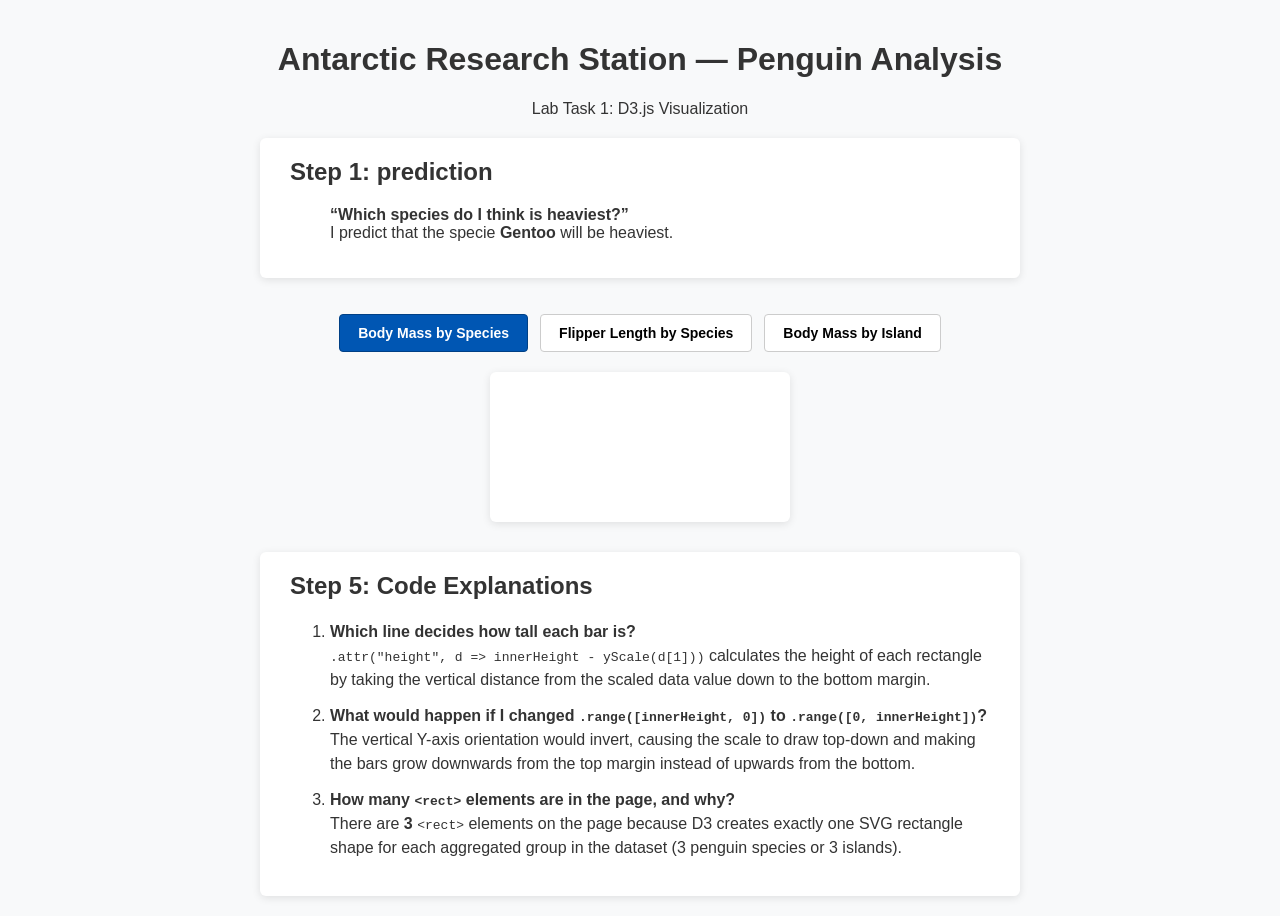
<file: LAB8/index.html>
<!DOCTYPE html>
<html lang="en">
<head>
  <meta charset="UTF-8">
  <meta name="viewport" content="width=device-width, initial-scale=1.0">
  <title>Penguin Data Analysis - Lab Task 1</title>
  <link rel="stylesheet" href="style.css">
  <!-- Load D3.js Library -->
  <script src="https://d3js.org/d3.v7.min.js"></script>
</head>
<body>

  <header>
    <h1>Antarctic Research Station — Penguin Analysis</h1>
    <p>Lab Task 1: D3.js Visualization</p>
  </header>

  <main>
    <section class="explanations">
      <h2>Step 1: prediction</h2>
        <ol>
          <strong>“Which species do I think is heaviest?”</strong><br>
          I predict that the specie <b> Gentoo </b> will be heaviest.
        </ol>
    </section>
</br>
</br>
    <!-- Controls to complete Steps 2, 3, and 4 -->
    <div class="controls">
      <button id="btn-body-mass" class="active">Body Mass by Species</button>
      <button id="btn-flipper-length">Flipper Length by Species</button>
      <button id="btn-island-mass">Body Mass by Island</button>
    </div>

    <!-- Container where SVG chart is rendered -->
    <div id="chart-container">
      <svg id="chart"></svg>
    </div>

    <!-- Step 5: Explanations -->
    <section class="explanations">
      <h2>Step 5: Code Explanations</h2>
      <ol>
        <li>
          <strong>Which line decides how tall each bar is?</strong><br>
          <code>.attr("height", d => innerHeight - yScale(d[1]))</code> calculates the height of each rectangle by taking the vertical distance from the scaled data value down to the bottom margin.
        </li>
        <li>
          <strong>What would happen if I changed <code>.range([innerHeight, 0])</code> to <code>.range([0, innerHeight])</code>?</strong><br>
          The vertical Y-axis orientation would invert, causing the scale to draw top-down and making the bars grow downwards from the top margin instead of upwards from the bottom.
        </li>
        <li>
          <strong>How many <code>&lt;rect&gt;</code> elements are in the page, and why?</strong><br>
          There are <strong>3</strong> <code>&lt;rect&gt;</code> elements on the page because D3 creates exactly one SVG rectangle shape for each aggregated group in the dataset (3 penguin species or 3 islands).
        </li>
      </ol>
    </section>
  </main>

  <script src="script.js"></script>
</body>
</html>
</file>
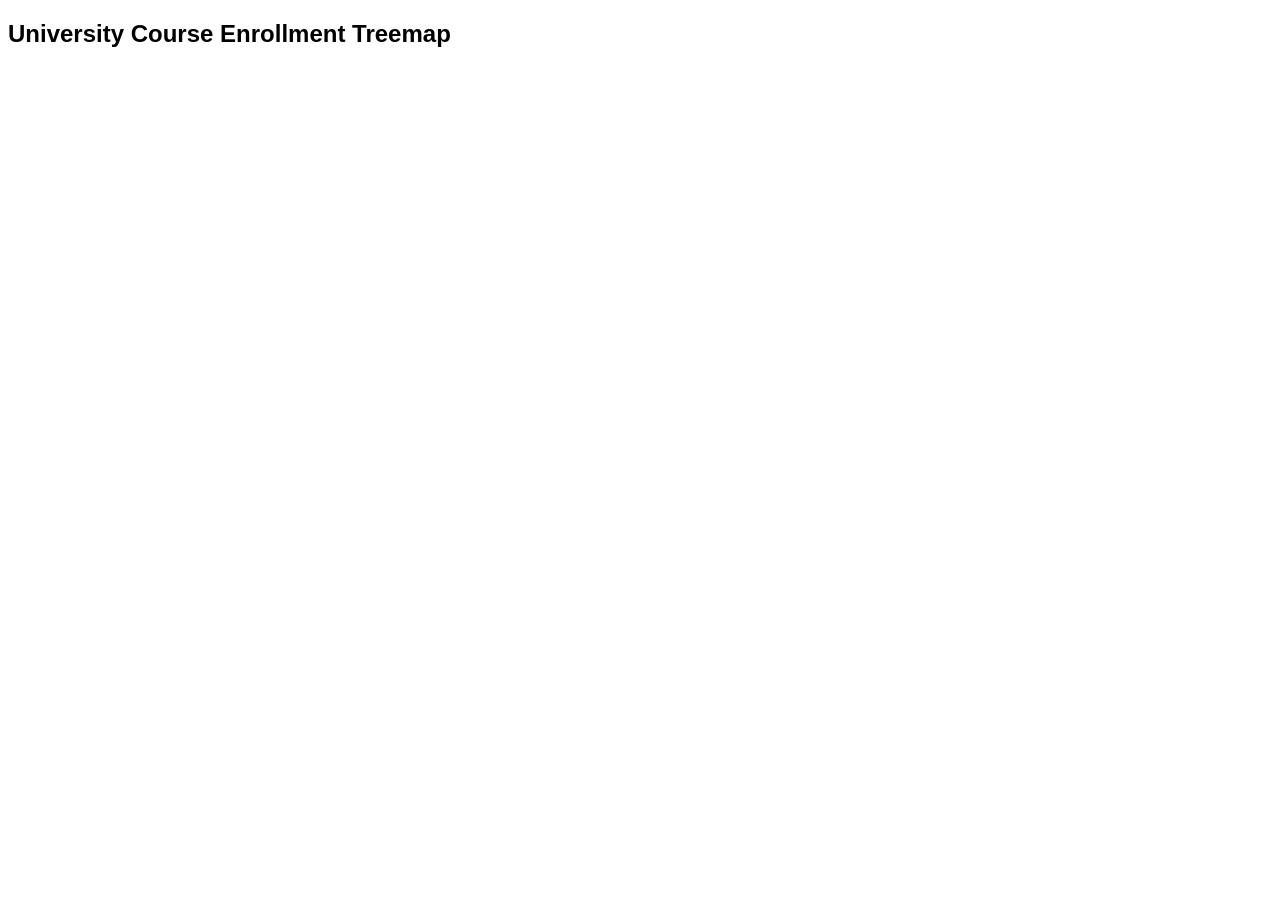
<file: LAB09/task1.html>
<!DOCTYPE html>
<html lang="en">
<head>
  <meta charset="UTF-8">
  <title>Task 1 - Course Enrollment Treemap</title>
  <script src="https://d3js.org/d3.v7.min.js"></script>
  <style>
    body { font-family: sans-serif; }
    .rect-cell { stroke: #fff; stroke-width: 1px; }
    .rect-label { font-size: 11px; fill: white; pointer-events: none; }
    .tooltip {
      position: absolute; text-align: left; padding: 8px;
      font: 12px sans-serif; background: rgba(0, 0, 0, 0.8);
      color: #fff; border-radius: 4px; pointer-events: none; opacity: 0;
    }
    .legend { display: flex; gap: 15px; margin-top: 10px; }
    .legend-item { display: flex; align-items: center; font-size: 12px; }
    .legend-color { width: 14px; height: 14px; margin-right: 5px; }
  </style>
</head>
<body>
  <h2>University Course Enrollment Treemap</h2>
  <div id="treemap"></div>
  <div class="legend" id="legend"></div>
  <div class="tooltip" id="tooltip"></div>

  <script>
    const width = 800, height = 450;

    const svg = d3.select("#treemap")
      .append("svg")
      .attr("width", width)
      .attr("height", height);

    const tooltip = d3.select("#tooltip");

    d3.csv("dataset/university.csv", d3.autoType).then(data => {
      // 1. Group data hierarchically
      const grouped = d3.group(data, d => d.department);
      const rootData = { name: "University", children: Array.from(grouped, ([key, value]) => ({ name: key, children: value })) };

      // 2. Build d3.hierarchy and sum values
      const root = d3.hierarchy(rootData)
        .sum(d => d.students || 0)
        .sort((a, b) => b.value - a.value);

      // 3. Apply treemap layout
      d3.treemap()
        .size([width, height])
        .paddingInner(2)
        .paddingOuter(4)(root);

      const color = d3.scaleOrdinal(d3.schemeCategory10);

      // 4. Render leaf rectangles
      const leaves = svg.selectAll("g")
        .data(root.leaves())
        .join("g")
        .attr("transform", d => `translate(${d.x0},${d.y0})`);

      leaves.append("rect")
        .attr("class", "rect-cell")
        .attr("width", d => d.x1 - d.x0)
        .attr("height", d => d.y1 - d.y0)
        .attr("fill", d => color(d.parent.data.name))
        .on("mouseover", (event, d) => {
          tooltip.style("opacity", 1)
            .html(`<strong>Course:</strong> ${d.data.course}<br>
                  <strong>Department:</strong> ${d.parent.data.name}<br>
                  <strong>Students:</strong> ${d.data.students}`);
        })
        .on("mousemove", (event) => {
          tooltip.style("left", (event.pageX + 10) + "px")
            .style("top", (event.pageY - 28) + "px");
        })
        .on("mouseout", () => tooltip.style("opacity", 0));

      // 5. Add Labels
      leaves.append("text")
        .attr("class", "rect-label")
        .attr("x", 4)
        .attr("y", 15)
        .text(d => (d.x1 - d.x0 > 50 && d.y1 - d.y0 > 20) ? d.data.course : "");

      // 6. Build Legend
      const departments = Array.from(grouped.keys());
      const legend = d3.select("#legend");
      departments.forEach(dept => {
        const item = legend.append("div").attr("class", "legend-item");
        item.append("div").attr("class", "legend-color").style("background-color", color(dept));
        item.append("span").text(dept);
      });
    });
  </script>
</body>
</html>
</file>
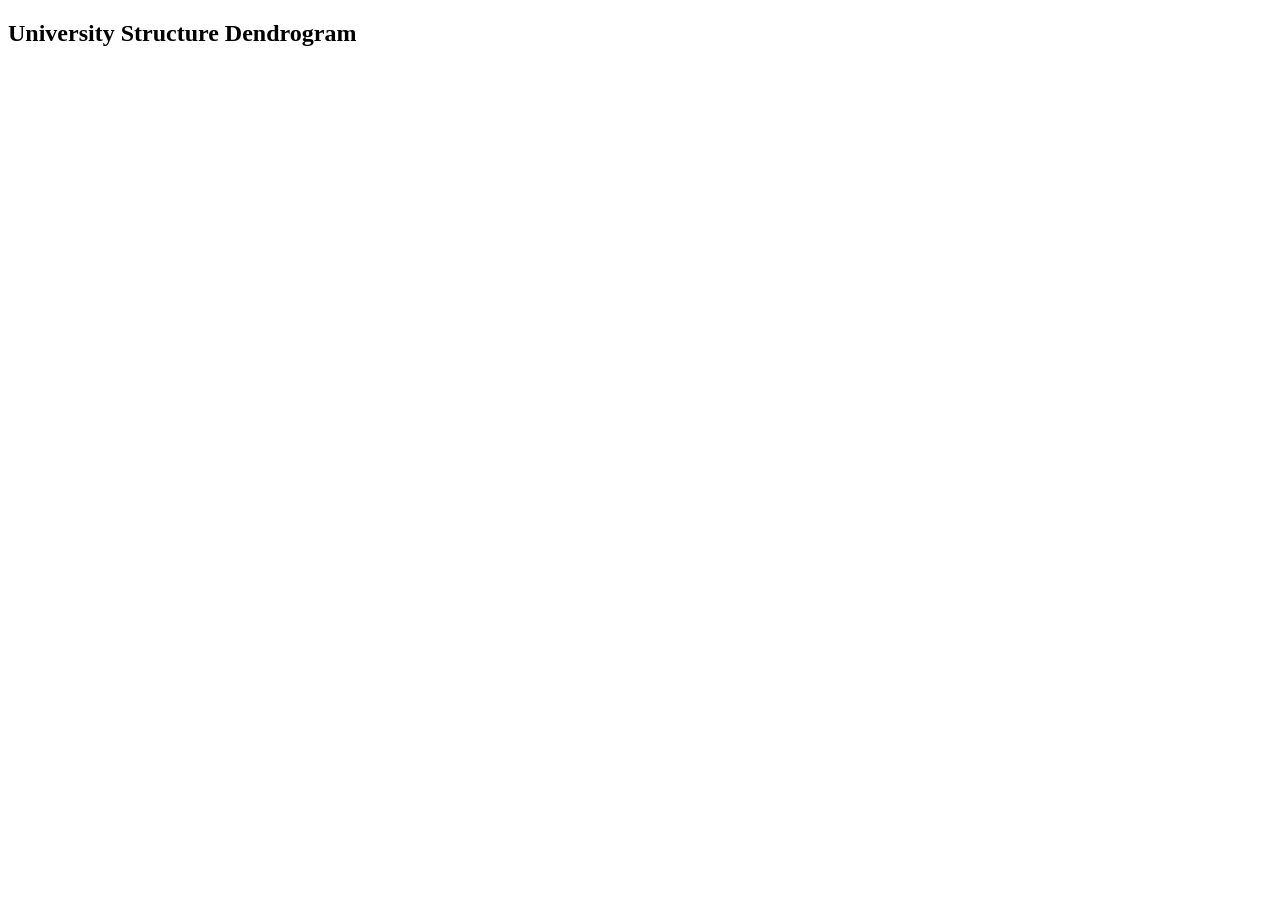
<file: LAB09/task2.html>
<!DOCTYPE html>
<html lang="en">
<head>
  <meta charset="UTF-8">
  <title>Task 2 - University Structure Dendrogram</title>
  <script src="https://d3js.org/d3.v7.min.js"></script>
  <style>
    .link { fill: none; stroke: #ccc; stroke-width: 1.5px; }
    .node circle { cursor: pointer; stroke: #fff; stroke-width: 1.5px; }
    .node text { font: 12px sans-serif; }
  </style>
</head>
<body>
  <h2>University Structure Dendrogram</h2>
  <div id="dendrogram"></div>

  <script>
    const margin = {top: 20, right: 150, bottom: 20, left: 100},
          width = 800 - margin.left - margin.right,
          height = 500 - margin.top - margin.bottom;

    const svg = d3.select("#dendrogram").append("svg")
        .attr("width", width + margin.left + margin.right)
        .attr("height", height + margin.top + margin.bottom)
      .append("g")
        .attr("transform", `translate(${margin.left},${margin.top})`);

    let root;
    const tree = d3.cluster().size([height, width]);
    const depthColors = ["#1f77b4", "#ff7f0e", "#2ca02c"];

    d3.csv("dataset/university.csv").then(data => {
      const grouped = d3.group(data, d => d.department);
      const rootData = { name: "University", children: Array.from(grouped, ([key, value]) => ({ name: key, children: value.map(c => ({ name: c.course })) })) };

      root = d3.hierarchy(rootData);
      root.x0 = height / 2;
      root.y0 = 0;

      update(root);
    });

    function update(source) {
      const treeData = tree(root);
      const nodes = treeData.descendants();
      const links = treeData.links();

      nodes.forEach(d => { d.y = d.depth * 200; });

      // Nodes
      const node = svg.selectAll('g.node')
        .data(nodes, d => d.id || (d.id = Math.random()));

      const nodeEnter = node.enter().append('g')
        .attr('class', 'node')
        .attr("transform", d => `translate(${source.y0},${source.x0})`)
        .on('click', (event, d) => {
          if (d.children) {
            d._children = d.children;
            d.children = null;
          } else {
            d.children = d._children;
            d._children = null;
          }
          update(d);
        });

      nodeEnter.append('circle')
        .attr('r', 6)
        .attr('fill', d => depthColors[d.depth] || "#999");

      nodeEnter.append('text')
        .attr('dy', '.35em')
        .attr('x', d => d.children || d._children ? -10 : 10)
        .attr('text-anchor', d => d.children || d._children ? 'end' : 'start')
        .text(d => d.data.name);

      const nodeUpdate = nodeEnter.merge(node);

      nodeUpdate.transition().duration(500)
        .attr("transform", d => `translate(${d.y},${d.x})`);

      node.exit().transition().duration(500)
        .attr("transform", d => `translate(${source.y},${source.x})`)
        .remove();

      // Links
      const link = svg.selectAll('path.link')
        .data(links, d => d.target.id);

      const linkEnter = link.enter().insert('path', "g")
        .attr("class", "link")
        .attr('d', d => {
          const o = {x: source.x0, y: source.y0};
          return d3.linkHorizontal()({source: o, target: o});
        });

      const linkUpdate = linkEnter.merge(link);

      linkUpdate.transition().duration(500)
        .attr('d', d3.linkHorizontal().x(d => d.y).y(d => d.x));

      link.exit().transition().duration(500)
        .attr('d', d => {
          const o = {x: source.x, y: source.y};
          return d3.linkHorizontal()({source: o, target: o});
        })
        .remove();

      nodes.forEach(d => {
        d.x0 = d.x;
        d.y0 = d.y;
      });
    }
  </script>
</body>
</html>
</file>
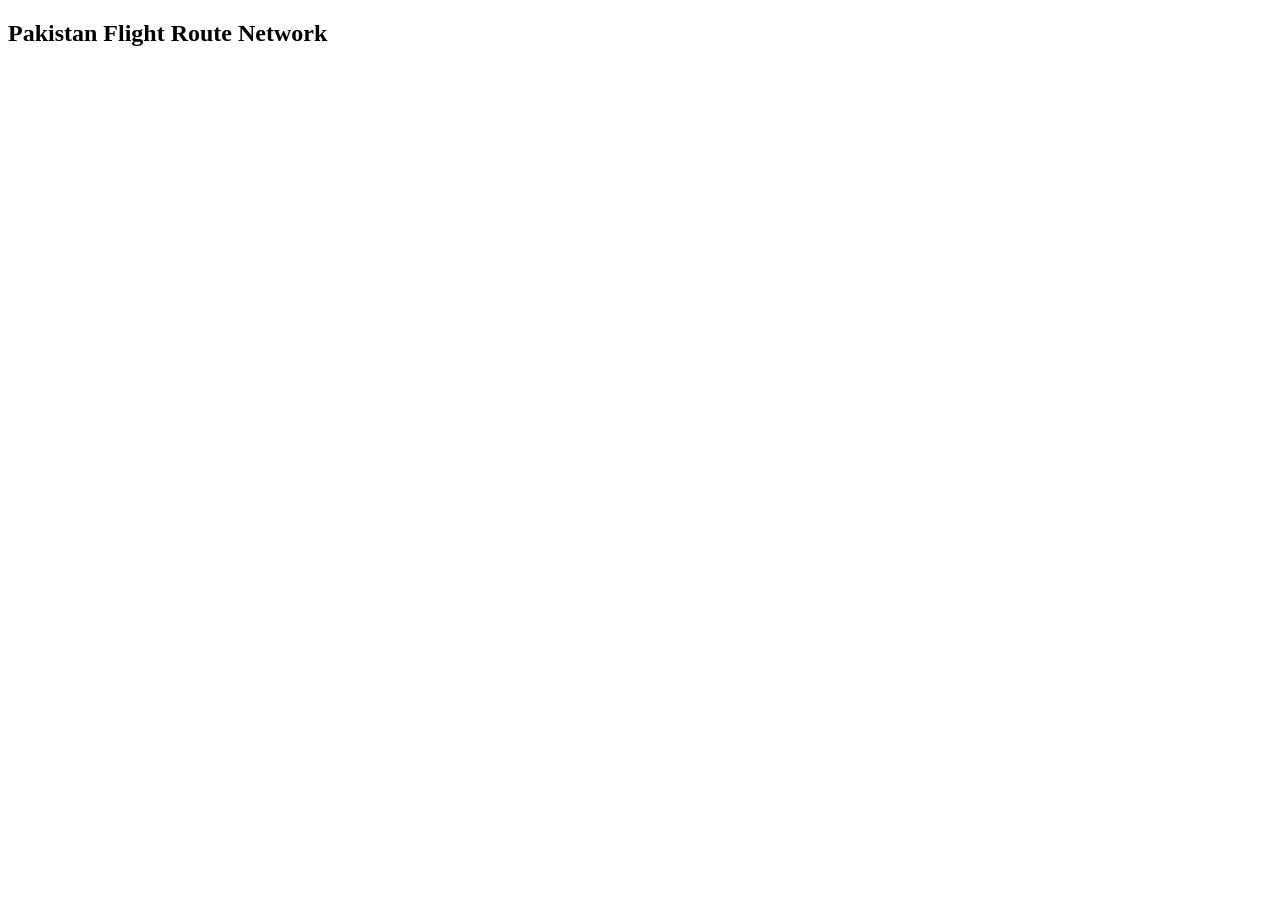
<file: LAB09/task3.html>
<!DOCTYPE html>
<html lang="en">
<head>
  <meta charset="UTF-8">
  <title>Task 3 - Flight Route Network</title>
  <script src="https://d3js.org/d3.v7.min.js"></script>
  <style>
    .links line { stroke: #999; stroke-opacity: 0.6; }
    .nodes circle { stroke: #fff; stroke-width: 1.5px; cursor: pointer; }
    text { font-family: sans-serif; font-size: 10px; pointer-events: none; }
  </style>
</head>
<body>
  <h2>Pakistan Flight Route Network</h2>
  <div id="network"></div>

  <script>
    const width = 800, height = 500;

    const svg = d3.select("#network").append("svg")
        .attr("width", width)
        .attr("height", height);

    d3.csv("dataset/flights.csv", d3.autoType).then(data => {
      // 1. Build node set and calculate node degrees
      const nodesMap = new Map();
      data.forEach(d => {
        nodesMap.set(d.source, (nodesMap.get(d.source) || 0) + 1);
        nodesMap.set(d.target, (nodesMap.get(d.target) || 0) + 1);
      });

      const nodes = Array.from(nodesMap.keys(), id => ({ id, degree: nodesMap.get(id) }));
      const links = data.map(d => ({ source: d.source, target: d.target, value: d.flights }));

      // 2. Scales
      const radiusScale = d3.scaleSqrt()
        .domain(d3.extent(nodes, d => d.degree))
        .range([6, 18]);

      const strokeScale = d3.scaleLinear()
        .domain(d3.extent(links, d => d.value))
        .range([1, 6]);

      // 3. Force Simulation
      const simulation = d3.forceSimulation(nodes)
        .force("link", d3.forceLink(links).id(d => d.id).distance(100))
        .force("charge", d3.forceManyBody().strength(-300))
        .force("center", d3.forceCenter(width / 2, height / 2));

      // 4. Render Links
      const link = svg.append("g")
        .attr("class", "links")
        .selectAll("line")
        .data(links)
        .join("line")
        .attr("stroke-width", d => strokeScale(d.value));

      // 5. Render Nodes
      const node = svg.append("g")
        .attr("class", "nodes")
        .selectAll("g")
        .data(nodes)
        .join("g")
        .call(d3.drag()
          .on("start", dragstarted)
          .on("drag", dragged)
          .on("end", dragended));

      node.append("circle")
        .attr("r", d => radiusScale(d.degree))
        .attr("fill", "#69b3a2");

      node.append("text")
        .attr("x", 12)
        .attr("y", ".31em")
        .text(d => d.id);

      // 6. Interactive Hovering
      node.on("mouseover", (event, d) => {
        link.style("stroke-opacity", l => (l.source.id === d.id || l.target.id === d.id) ? 1 : 0.1)
            .style("stroke", l => (l.source.id === d.id || l.target.id === d.id) ? "#ff4d4d" : "#999");
        node.style("opacity", n => (n.id === d.id || links.some(l => (l.source.id === d.id && l.target.id === n.id) || (l.target.id === d.id && l.source.id === n.id))) ? 1 : 0.2);
      }).on("mouseout", () => {
        link.style("stroke-opacity", 0.6).style("stroke", "#999");
        node.style("opacity", 1);
      });

      simulation.on("tick", () => {
        link
          .attr("x1", d => d.source.x)
          .attr("y1", d => d.source.y)
          .attr("x2", d => d.target.x)
          .attr("y2", d => d.target.y);

        node.attr("transform", d => `translate(${d.x},${d.y})`);
      });

      function dragstarted(event, d) {
        if (!event.active) simulation.alphaTarget(0.3).restart();
        d.fx = d.x; d.fy = d.y;
      }
      function dragged(event, d) {
        d.fx = event.x; d.fy = event.y;
      }
      function dragended(event, d) {
        if (!event.active) simulation.alphaTarget(0);
        d.fx = null; d.fy = null;
      }
    });
  </script>
</body>
</html>
</file>
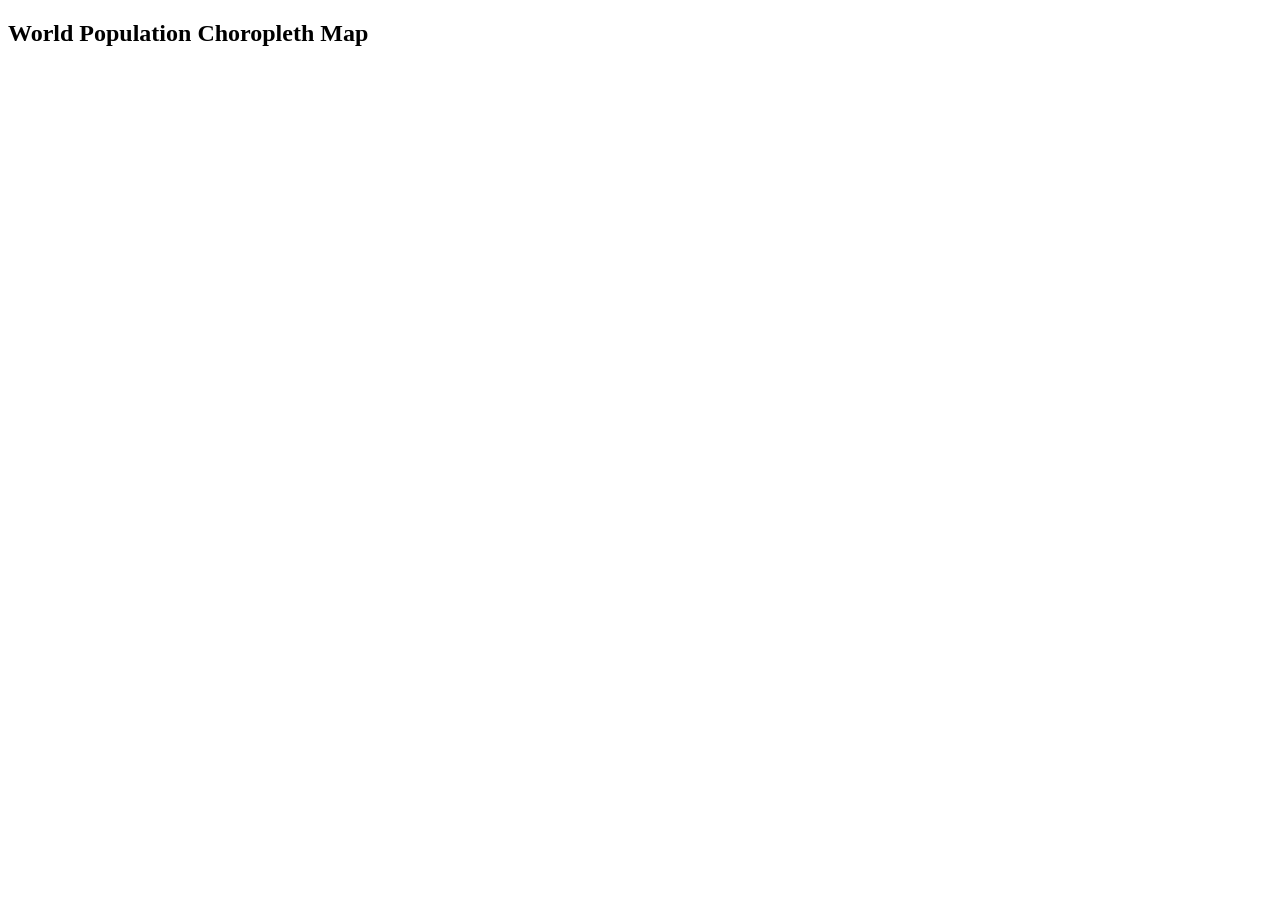
<file: LAB09/task4.html>
<!DOCTYPE html>
<html lang="en">
<head>
  <meta charset="UTF-8">
  <title>Task 4 - World Population Choropleth</title>
  <script src="https://d3js.org/d3.v7.min.js"></script>
  <style>
    .country { stroke: #fff; stroke-width: 0.5px; }
    .country:hover { stroke: #000; stroke-width: 1.5px; }
    .tooltip {
      position: absolute; padding: 6px; font: 12px sans-serif;
      background: rgba(0,0,0,0.8); color: white; border-radius: 4px;
      pointer-events: none; opacity: 0;
    }
  </style>
</head>
<body>
  <h2>World Population Choropleth Map</h2>
  <div id="map"></div>
  <div class="tooltip" id="tooltip"></div>

  <script>
    const width = 900, height = 500;
    const svg = d3.select("#map").append("svg").attr("width", width).attr("height", height);
    const tooltip = d3.select("#tooltip");

    const projection = d3.geoNaturalEarth1().scale(160).translate([width / 2, height / 2]);
    const pathGenerator = d3.geoPath().projection(projection);

    Promise.all([
      d3.json("https://raw.githubusercontent.com/holtzy/D3-graph-gallery/master/DATA/world.geojson"),
      d3.csv("dataset/population.csv", d3.autoType)
    ]).then(([geojson, popData]) => {
      const popMap = new Map(popData.map(d => [d.id, d.population_millions]));

      const maxPop = d3.max(popData, d => d.population_millions);
      const colorScale = d3.scaleSequential(d3.interpolateBlues)
        .domain([0, Math.sqrt(maxPop)]);

      svg.append("g")
        .selectAll("path")
        .data(geojson.features)
        .join("path")
        .attr("class", "country")
        .attr("d", pathGenerator)
        .attr("fill", d => {
          const val = popMap.get(d.id);
          return val ? colorScale(Math.sqrt(val)) : "#ccc";
        })
        .on("mouseover", (event, d) => {
          const val = popMap.get(d.id);
          tooltip.style("opacity", 1)
            .html(`<strong>${d.properties.name}</strong><br>Population: ${val ? val + "M" : "N/A"}`);
        })
        .on("mousemove", event => {
          tooltip.style("left", (event.pageX + 10) + "px").style("top", (event.pageY - 28) + "px");
        })
        .on("mouseout", () => tooltip.style("opacity", 0));
    });
  </script>
</body>
</html>
</file>
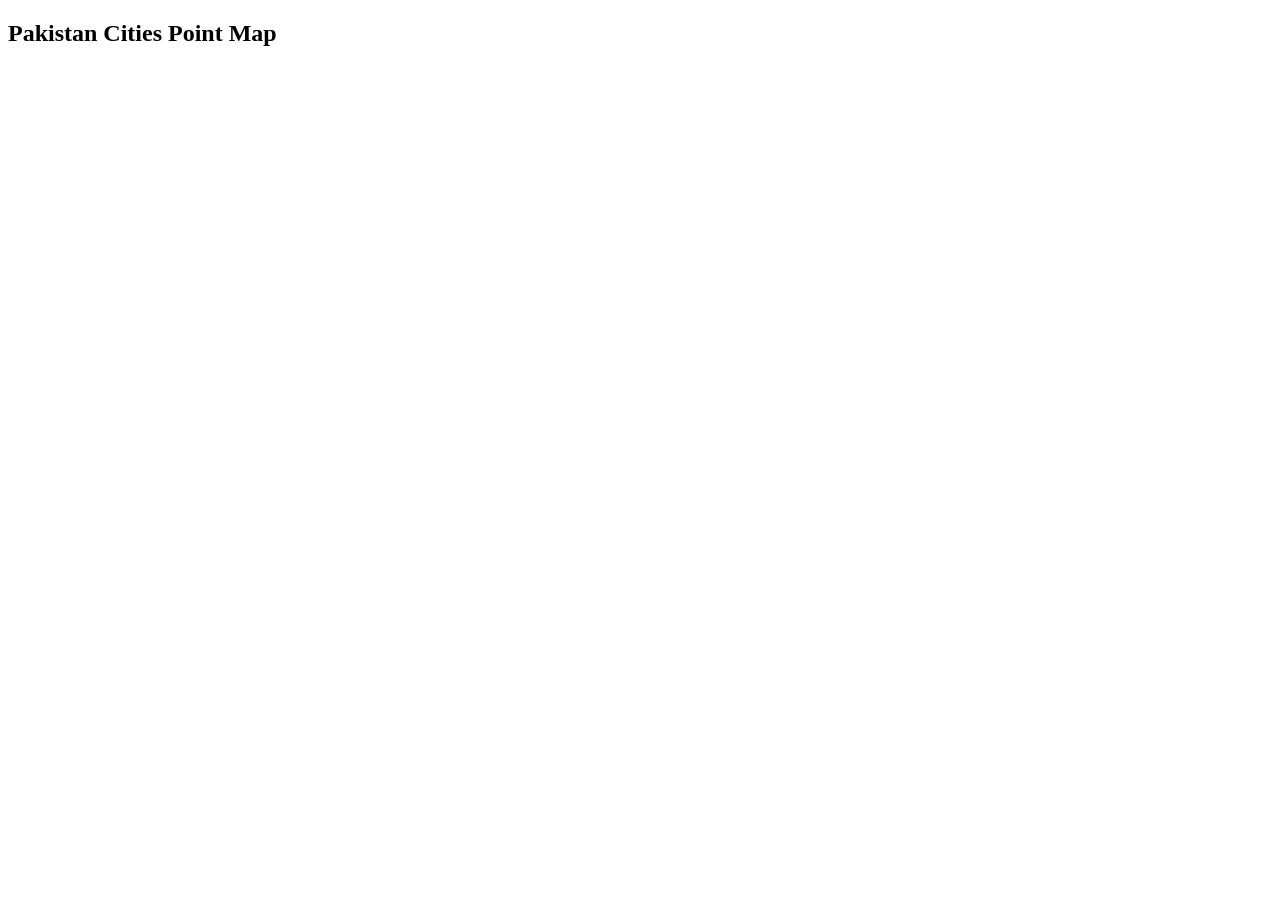
<file: LAB09/task5.html>
<!DOCTYPE html>
<html lang="en">
<head>
  <meta charset="UTF-8">
  <title>Task 5 - Pakistan Cities Point Map</title>
  <script src="https://d3js.org/d3.v7.min.js"></script>
  <style>
    .country { fill: #e0e0e0; stroke: #fff; }
    .city { fill: red; fill-opacity: 0.5; stroke: darkred; }
    .city-label { font-size: 10px; font-weight: bold; pointer-events: none; }
    .tooltip {
      position: absolute; padding: 6px; font: 12px sans-serif;
      background: rgba(0,0,0,0.8); color: white; border-radius: 4px;
      pointer-events: none; opacity: 0;
    }
  </style>
</head>
<body>
  <h2>Pakistan Cities Point Map</h2>
  <div id="map"></div>
  <div class="tooltip" id="tooltip"></div>

  <script>
    const width = 800, height = 600;
    const svg = d3.select("#map").append("svg").attr("width", width).attr("height", height);
    const tooltip = d3.select("#tooltip");

    const projection = d3.geoMercator()
      .center([70, 30])
      .scale(2200)
      .translate([width / 2, height / 2]);

    const path = d3.geoPath().projection(projection);

    Promise.all([
      d3.json("https://raw.githubusercontent.com/holtzy/D3-graph-gallery/master/DATA/world.geojson"),
      d3.csv("dataset/pakistan_cities.csv", d3.autoType)
    ]).then(([geojson, cities]) => {
      // Base map filtered to Pakistan
      svg.append("g")
        .selectAll("path")
        .data(geojson.features.filter(d => d.id === "PAK"))
        .join("path")
        .attr("class", "country")
        .attr("d", path);

      const radiusScale = d3.scaleSqrt()
        .domain([0, d3.max(cities, d => d.pop)])
        .range([3, 20]);

      // City Points
      svg.selectAll("circle")
        .data(cities)
        .join("circle")
        .attr("class", "city")
        .attr("cx", d => projection([d.lon, d.lat])[0])
        .attr("cy", d => projection([d.lon, d.lat])[1])
        .attr("r", d => radiusScale(d.pop))
        .on("mouseover", (event, d) => {
          tooltip.style("opacity", 1)
            .html(`<strong>${d.name}</strong><br>Population: ${d.pop} Million`);
        })
        .on("mousemove", event => {
          tooltip.style("left", (event.pageX + 10) + "px").style("top", (event.pageY - 28) + "px");
        })
        .on("mouseout", () => tooltip.style("opacity", 0));

      // Labels for cities > 1 Million
      svg.selectAll("text")
        .data(cities.filter(d => d.pop > 1.0))
        .join("text")
        .attr("class", "city-label")
        .attr("x", d => projection([d.lon, d.lat])[0] + 8)
        .attr("y", d => projection([d.lon, d.lat])[1] + 3)
        .text(d => d.name);
    });
  </script>
</body>
</html>
</file>
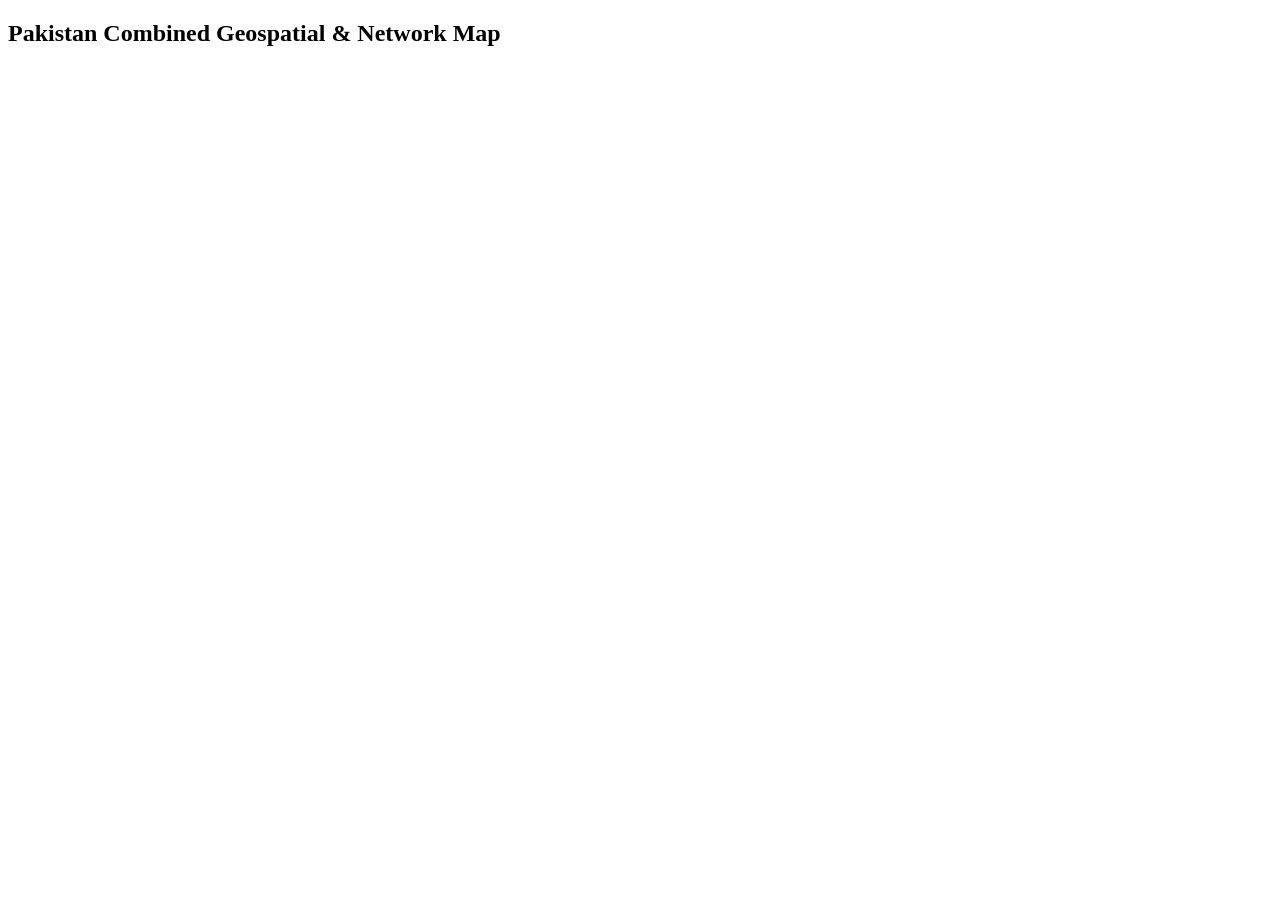
<file: LAB09/task6.html>
<!DOCTYPE html>
<html lang="en">
<head>
  <meta charset="UTF-8">
  <title>Task 6 - Combined Spatial Encoding Map</title>
  <script src="https://d3js.org/d3.v7.min.js"></script>
  <style>
    .country { fill: #f0f0f0; stroke: #ccc; }
    .route { stroke-opacity: 0.6; }
    .city-node { stroke: #fff; stroke-width: 1.5px; cursor: pointer; }
    .legend { font-size: 11px; font-family: sans-serif; }
  </style>
</head>
<body>
  <h2>Pakistan Combined Geospatial & Network Map</h2>
  <div id="combined-map"></div>

  <script>
    const width = 800, height = 650;
    const svg = d3.select("#combined-map").append("svg").attr("width", width).attr("height", height);

    const projection = d3.geoMercator()
      .center([69.5, 29.8])
      .scale(2400)
      .translate([width / 2, height / 2]);

    const path = d3.geoPath().projection(projection);

    Promise.all([
      d3.json("https://raw.githubusercontent.com/holtzy/D3-graph-gallery/master/DATA/world.geojson"),
      d3.csv("dataset/pakistan_cities.csv", d3.autoType),
      d3.csv("dataset/flights.csv", d3.autoType)
    ]).then(([geojson, cities, flights]) => {
      const cityMap = new Map(cities.map(c => [c.name, c]));

      // Degree calculation
      const degrees = new Map();
      flights.forEach(f => {
        degrees.set(f.source, (degrees.get(f.source) || 0) + 1);
        degrees.set(f.target, (degrees.get(f.target) || 0) + 1);
      });

      cities.forEach(c => c.degree = degrees.get(c.name) || 0);

      const radiusScale = d3.scaleSqrt()
        .domain([0, d3.max(cities, d => d.pop)])
        .range([4, 18]);

      const strokeScale = d3.scaleLinear()
        .domain(d3.extent(flights, d => d.flights))
        .range([1, 6]);

      // Base country map
      svg.append("g").selectAll("path")
        .data(geojson.features.filter(d => d.id === "PAK"))
        .join("path")
        .attr("class", "country")
        .attr("d", path);

      // Render routes first (underneath nodes)
      const routeLines = svg.append("g").selectAll("line")
        .data(flights.filter(f => cityMap.has(f.source) && cityMap.has(f.target)))
        .join("line")
        .attr("class", "route")
        .attr("x1", d => projection([cityMap.get(d.source).lon, cityMap.get(d.source).lat])[0])
        .attr("y1", d => projection([cityMap.get(d.source).lon, cityMap.get(d.source).lat])[1])
        .attr("x2", d => projection([cityMap.get(d.target).lon, cityMap.get(d.target).lat])[0])
        .attr("y2", d => projection([cityMap.get(d.target).lon, cityMap.get(d.target).lat])[1])
        .attr("stroke", "#ff5555")
        .attr("stroke-width", d => strokeScale(d.flights));

      // Render city nodes
      const cityNodes = svg.append("g").selectAll("circle")
        .data(cities)
        .join("circle")
        .attr("class", "city-node")
        .attr("cx", d => projection([d.lon, d.lat])[0])
        .attr("cy", d => projection([d.lon, d.lat])[1])
        .attr("r", d => radiusScale(d.pop))
        .attr("fill", d => d.degree >= 4 ? "#d95f02" : "#7570b3");

      // Hover actions
      cityNodes.on("mouseover", (event, d) => {
        routeLines.style("stroke-opacity", f => (f.source === d.name || f.target === d.name) ? 1 : 0.05)
                  .style("stroke", f => (f.source === d.name || f.target === d.name) ? "#000" : "#ff5555");
        cityNodes.style("opacity", c => (c.name === d.name || flights.some(f => (f.source === d.name && f.target === c.name) || (f.target === d.name && f.source === c.name))) ? 1 : 0.2);
      }).on("mouseout", () => {
        routeLines.style("stroke-opacity", 0.6).style("stroke", "#ff5555");
        cityNodes.style("opacity", 1);
      });

      // Map Legend
      const legend = svg.append("g").attr("class", "legend").attr("transform", "translate(50, 450)");
      
      legend.append("circle").attr("cx", 10).attr("cy", 10).attr("r", 6).attr("fill", "#d95f02");
      legend.append("text").attr("x", 25).attr("y", 14).text("Hub City (Degree ≥ 4)");

      legend.append("circle").attr("cx", 10).attr("cy", 30).attr("r", 6).attr("fill", "#7570b3");
      legend.append("text").attr("x", 25).attr("y", 34).text("Regular City");

      legend.append("line").attr("x1", 4).attr("y1", 50).attr("x2", 16).attr("y2", 50).attr("stroke", "#ff5555").attr("stroke-width", 4);
      legend.append("text").attr("x", 25).attr("y", 54).text("Flight Routes (Thickness = Volume)");
    });
  </script>
</body>
</html>
</file>
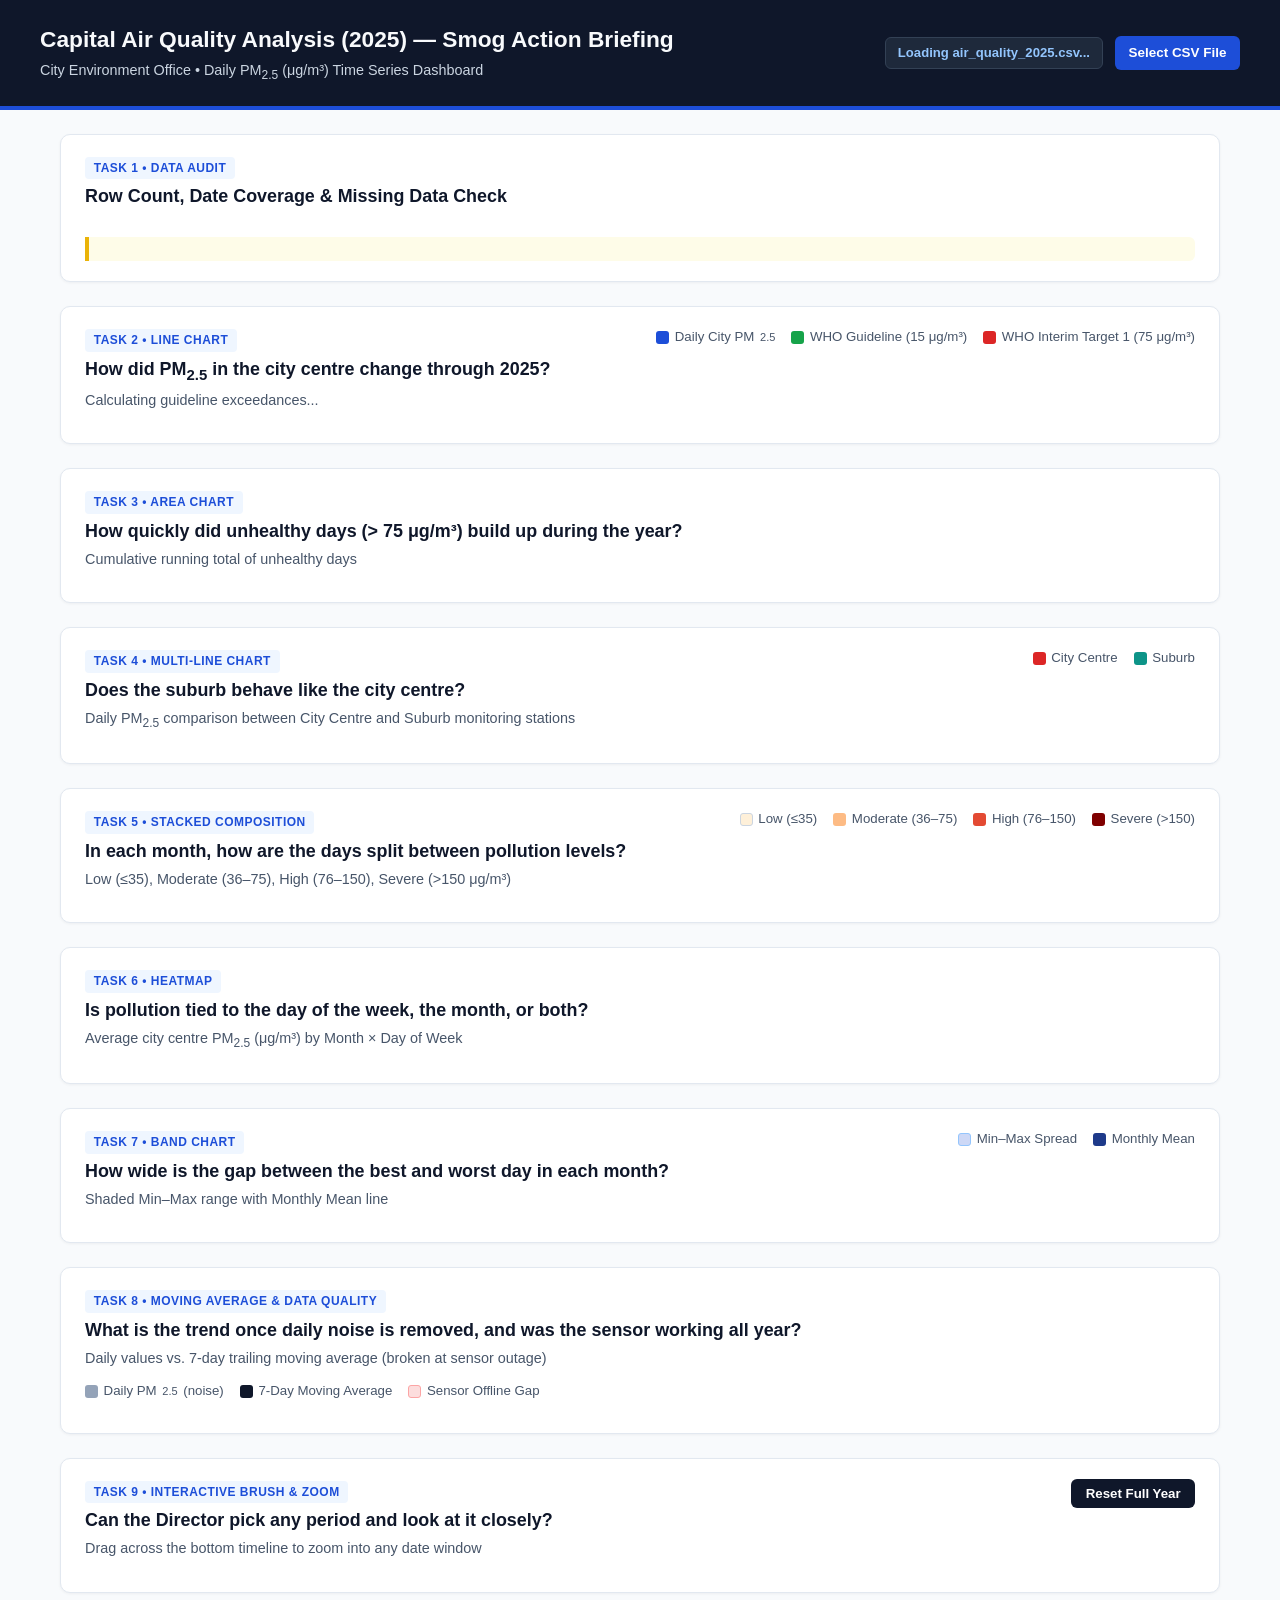
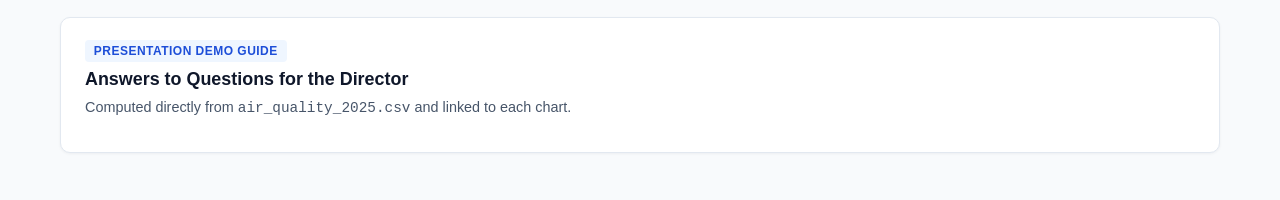
<file: lab10/i242589_dsa_lab10.html>
<!DOCTYPE html>
<html lang="en">
<head>
  <meta charset="UTF-8" />
  <meta name="viewport" content="width=device-width, initial-scale=1.0" />
  <title>Lab 10 — Capital Air Quality 2025 (Time Series Analysis)</title>
  <script src="https://d3js.org/d3.v7.min.js"></script>
  <style>
    :root {
      --bg: #f8fafc;
      --card: #ffffff;
      --border: #e2e8f0;
      --text: #0f172a;
      --muted: #475569;
      --accent: #1d4ed8;
    }
    * { box-sizing: border-box; }
    body {
      margin: 0;
      font-family: -apple-system, BlinkMacSystemFont, "Segoe UI", Roboto, Helvetica, Arial, sans-serif;
      background: var(--bg);
      color: var(--text);
      line-height: 1.5;
    }
    header {
      background: #0f172a;
      color: #f8fafc;
      padding: 1.4rem 2rem;
      border-bottom: 4px solid var(--accent);
    }
    header .header-inner {
      max-width: 1200px;
      margin: 0 auto;
      display: flex;
      flex-wrap: wrap;
      justify-content: space-between;
      align-items: center;
      gap: 1rem;
    }
    header h1 { margin: 0 0 0.2rem; font-size: 1.42rem; }
    header p { margin: 0; color: #cbd5e1; font-size: 0.9rem; }
    .controls { display: flex; align-items: center; gap: 0.75rem; flex-wrap: wrap; }
    .badge {
      background: #1e293b;
      border: 1px solid #334155;
      color: #93c5fd;
      padding: 0.35rem 0.75rem;
      border-radius: 6px;
      font-size: 0.82rem;
      font-weight: 600;
    }
    .file-btn {
      background: var(--accent);
      color: #fff;
      padding: 0.42rem 0.85rem;
      border-radius: 6px;
      font-size: 0.84rem;
      font-weight: 600;
      cursor: pointer;
    }
    .file-btn:hover { background: #1e40af; }

    main {
      max-width: 1200px;
      margin: 1.5rem auto 3rem;
      padding: 0 1.25rem;
      display: flex;
      flex-direction: column;
      gap: 1.5rem;
    }
    .card {
      background: var(--card);
      border: 1px solid var(--border);
      border-radius: 10px;
      padding: 1.25rem 1.5rem;
      box-shadow: 0 1px 3px rgba(15, 23, 42, 0.05);
    }
    .card-header {
      display: flex;
      justify-content: space-between;
      align-items: flex-start;
      flex-wrap: wrap;
      gap: 0.75rem;
      margin-bottom: 0.75rem;
    }
    .task-tag {
      display: inline-block;
      background: #eff6ff;
      color: var(--accent);
      font-weight: 700;
      font-size: 0.75rem;
      text-transform: uppercase;
      letter-spacing: 0.04em;
      padding: 0.15rem 0.55rem;
      border-radius: 4px;
      margin-bottom: 0.25rem;
    }
    .card h2 { margin: 0; font-size: 1.12rem; color: var(--text); }
    .subtitle { margin: 0.25rem 0 0; font-size: 0.9rem; color: var(--muted); }
    .subtitle strong { color: var(--text); }

    .kpi-grid {
      display: grid;
      grid-template-columns: repeat(auto-fit, minmax(180px, 1fr));
      gap: 0.85rem;
      margin: 0.85rem 0;
    }
    .kpi-box {
      background: #f8fafc;
      border: 1px solid var(--border);
      border-radius: 8px;
      padding: 0.85rem 1rem;
    }
    .kpi-label { font-size: 0.76rem; color: var(--muted); text-transform: uppercase; font-weight: 600; }
    .kpi-val { font-size: 1.32rem; font-weight: 700; color: var(--text); margin-top: 0.15rem; }
    .observation-box {
      background: #fefce8;
      border-left: 4px solid #eab308;
      padding: 0.75rem 1rem;
      border-radius: 0 6px 6px 0;
      font-size: 0.92rem;
      color: #422006;
    }

    svg { width: 100%; height: auto; display: block; overflow: visible; }
    .axis text { font-size: 11px; fill: #475569; }
    .axis path, .axis line { stroke: #cbd5e1; }
    .grid line { stroke: #f1f5f9; stroke-dasharray: 2,2; }
    .grid path { stroke: none; }

    .legend-bar {
      display: flex;
      flex-wrap: wrap;
      gap: 1rem;
      align-items: center;
      font-size: 0.83rem;
      color: var(--muted);
    }
    .legend-item { display: inline-flex; align-items: center; gap: 0.35rem; }
    .legend-swatch { width: 13px; height: 13px; border-radius: 3px; display: inline-block; }

    button.reset-btn {
      background: #0f172a;
      color: #fff;
      border: none;
      padding: 0.45rem 0.9rem;
      border-radius: 6px;
      font-size: 0.83rem;
      font-weight: 600;
      cursor: pointer;
    }
    button.reset-btn:hover { background: #334155; }

    #tooltip {
      position: fixed;
      pointer-events: none;
      background: rgba(15, 23, 42, 0.95);
      color: #f8fafc;
      padding: 0.55rem 0.8rem;
      border-radius: 6px;
      font-size: 0.82rem;
      line-height: 1.4;
      box-shadow: 0 8px 20px rgba(0,0,0,0.2);
      opacity: 0;
      transition: opacity 0.1s ease;
      z-index: 999;
      max-width: 270px;
    }

    .qa-grid {
      display: grid;
      grid-template-columns: repeat(auto-fit, minmax(340px, 1fr));
      gap: 1rem;
      margin-top: 0.75rem;
    }
    .qa-item {
      background: #f8fafc;
      border: 1px solid var(--border);
      border-radius: 8px;
      padding: 0.9rem 1rem;
      font-size: 0.89rem;
    }
    .qa-item h3 { margin: 0 0 0.35rem; font-size: 0.95rem; color: var(--accent); }
    .qa-item p { margin: 0; color: #1e293b; }
  </style>
</head>
<body>

<header>
  <div class="header-inner">
    <div>
      <h1>Capital Air Quality Analysis (2025) — Smog Action Briefing</h1>
      <p>City Environment Office &bull; Daily PM<sub>2.5</sub> (&mu;g/m&sup3;) Time Series Dashboard</p>
    </div>
    <div class="controls">
      <span id="data-source-badge" class="badge">Loading air_quality_2025.csv...</span>
      <label class="file-btn">
        Select CSV File
        <input type="file" id="csv-file-input" accept=".csv" hidden />
      </label>
    </div>
  </div>
</header>

<main>
  <!-- TASK 1 -->
  <section class="card" id="task1">
    <div class="card-header">
      <div>
        <span class="task-tag">Task 1 &bull; Data Audit</span>
        <h2>Row Count, Date Coverage &amp; Missing Data Check</h2>
      </div>
    </div>
    <div class="kpi-grid" id="task1-kpis"></div>
    <div class="observation-box" id="task1-observation"></div>
  </section>

  <!-- TASK 2 -->
  <section class="card" id="task2">
    <div class="card-header">
      <div>
        <span class="task-tag">Task 2 &bull; Line Chart</span>
        <h2>How did PM<sub>2.5</sub> in the city centre change through 2025?</h2>
        <p class="subtitle" id="task2-subtitle">Calculating guideline exceedances...</p>
      </div>
      <div class="legend-bar">
        <span class="legend-item"><span class="legend-swatch" style="background:#1d4ed8"></span>Daily City PM<sub>2.5</sub></span>
        <span class="legend-item"><span class="legend-swatch" style="background:#16a34a"></span>WHO Guideline (15 &mu;g/m&sup3;)</span>
        <span class="legend-item"><span class="legend-swatch" style="background:#dc2626"></span>WHO Interim Target 1 (75 &mu;g/m&sup3;)</span>
      </div>
    </div>
    <div id="chart-task2"></div>
  </section>

  <!-- TASK 3 -->
  <section class="card" id="task3">
    <div class="card-header">
      <div>
        <span class="task-tag">Task 3 &bull; Area Chart</span>
        <h2>How quickly did unhealthy days (&gt; 75 &mu;g/m&sup3;) build up during the year?</h2>
        <p class="subtitle" id="task3-subtitle">Cumulative running total of unhealthy days</p>
      </div>
    </div>
    <div id="chart-task3"></div>
  </section>

  <!-- TASK 4 -->
  <section class="card" id="task4">
    <div class="card-header">
      <div>
        <span class="task-tag">Task 4 &bull; Multi-Line Chart</span>
        <h2>Does the suburb behave like the city centre?</h2>
        <p class="subtitle">Daily PM<sub>2.5</sub> comparison between City Centre and Suburb monitoring stations</p>
      </div>
      <div class="legend-bar">
        <span class="legend-item"><span class="legend-swatch" style="background:#dc2626"></span>City Centre</span>
        <span class="legend-item"><span class="legend-swatch" style="background:#0d9488"></span>Suburb</span>
      </div>
    </div>
    <div id="chart-task4"></div>
  </section>

  <!-- TASK 5 -->
  <section class="card" id="task5">
    <div class="card-header">
      <div>
        <span class="task-tag">Task 5 &bull; Stacked Composition</span>
        <h2>In each month, how are the days split between pollution levels?</h2>
        <p class="subtitle">Low (&le;35), Moderate (36–75), High (76–150), Severe (&gt;150 &mu;g/m&sup3;)</p>
      </div>
      <div class="legend-bar">
        <span class="legend-item"><span class="legend-swatch" style="background:#fef0d9;border:1px solid #cbd5e1"></span>Low (&le;35)</span>
        <span class="legend-item"><span class="legend-swatch" style="background:#fdbb84"></span>Moderate (36–75)</span>
        <span class="legend-item"><span class="legend-swatch" style="background:#e34a33"></span>High (76–150)</span>
        <span class="legend-item"><span class="legend-swatch" style="background:#7f0000"></span>Severe (&gt;150)</span>
      </div>
    </div>
    <div id="chart-task5"></div>
  </section>

  <!-- TASK 6 -->
  <section class="card" id="task6">
    <div class="card-header">
      <div>
        <span class="task-tag">Task 6 &bull; Heatmap</span>
        <h2>Is pollution tied to the day of the week, the month, or both?</h2>
        <p class="subtitle">Average city centre PM<sub>2.5</sub> (&mu;g/m&sup3;) by Month &times; Day of Week</p>
      </div>
      <div id="legend-task6"></div>
    </div>
    <div id="chart-task6"></div>
  </section>

  <!-- TASK 7 -->
  <section class="card" id="task7">
    <div class="card-header">
      <div>
        <span class="task-tag">Task 7 &bull; Band Chart</span>
        <h2>How wide is the gap between the best and worst day in each month?</h2>
        <p class="subtitle" id="task7-subtitle">Shaded Min–Max range with Monthly Mean line</p>
      </div>
      <div class="legend-bar">
        <span class="legend-item"><span class="legend-swatch" style="background:rgba(29,78,216,0.22);border:1px solid #93c5fd"></span>Min–Max Spread</span>
        <span class="legend-item"><span class="legend-swatch" style="background:#1e3a8a"></span>Monthly Mean</span>
      </div>
    </div>
    <div id="chart-task7"></div>
  </section>

  <!-- TASK 8 -->
  <section class="card" id="task8">
    <div class="card-header">
      <div>
        <span class="task-tag">Task 8 &bull; Moving Average &amp; Data Quality</span>
        <h2>What is the trend once daily noise is removed, and was the sensor working all year?</h2>
        <p class="subtitle" id="task8-subtitle">Daily values vs. 7-day trailing moving average (broken at sensor outage)</p>
      </div>
      <div class="legend-bar">
        <span class="legend-item"><span class="legend-swatch" style="background:#94a3b8"></span>Daily PM<sub>2.5</sub> (noise)</span>
        <span class="legend-item"><span class="legend-swatch" style="background:#0f172a"></span>7-Day Moving Average</span>
        <span class="legend-item"><span class="legend-swatch" style="background:rgba(239,68,68,0.18);border:1px solid #fca5a5"></span>Sensor Offline Gap</span>
      </div>
    </div>
    <div id="chart-task8"></div>
  </section>

  <!-- TASK 9 -->
  <section class="card" id="task9">
    <div class="card-header">
      <div>
        <span class="task-tag">Task 9 &bull; Interactive Brush &amp; Zoom</span>
        <h2>Can the Director pick any period and look at it closely?</h2>
        <p class="subtitle" id="task9-subtitle">Drag across the bottom timeline to zoom into any date window</p>
      </div>
      <button class="reset-btn" id="reset-brush-btn">Reset Full Year</button>
    </div>
    <div id="chart-task9"></div>
  </section>

  <!-- DIRECTOR BRIEFING Q&A -->
  <section class="card" id="director-qa">
    <div class="card-header">
      <div>
        <span class="task-tag">Presentation Demo Guide</span>
        <h2>Answers to Questions for the Director</h2>
        <p class="subtitle">Computed directly from <code>air_quality_2025.csv</code> and linked to each chart.</p>
      </div>
    </div>
    <div class="qa-grid" id="qa-container"></div>
  </section>
</main>

<div id="tooltip"></div>

<script>
(function () {
  const parseDate = d3.timeParse("%Y-%m-%d");
  const fmtDate = d3.timeFormat("%Y-%m-%d");
  const fmtNice = d3.timeFormat("%d %b %Y");
  const fmtShort = d3.timeFormat("%d %b");
  const monthsOrder = ["Jan","Feb","Mar","Apr","May","Jun","Jul","Aug","Sep","Oct","Nov","Dec"];
  const weekdaysOrder = ["Mon","Tue","Wed","Thu","Fri","Sat","Sun"];
  const tooltip = d3.select("#tooltip");

  function showTooltip(html, event) {
    tooltip
      .html(html)
      .style("opacity", 1)
      .style("left", Math.min(window.innerWidth - 280, event.clientX + 14) + "px")
      .style("top", Math.max(10, event.clientY - 28) + "px");
  }
  function hideTooltip() {
    tooltip.style("opacity", 0);
  }

  function processAndRender(rawRows, sourceLabel) {
    d3.select("#data-source-badge").text(sourceLabel);

    // Parse and deduplicate by date so clean daily series is guaranteed
    const seenDates = new Set();
    const validRows = [];
    rawRows.forEach(r => {
      const ds = (r.date || "").trim();
      const d = parseDate(ds);
      const city = r.pm25_city === "" || r.pm25_city == null ? NaN : +r.pm25_city;
      const suburb = r.pm25_suburb === "" || r.pm25_suburb == null ? NaN : +r.pm25_suburb;
      const temp = r.temp_c === "" || r.temp_c == null ? NaN : +r.temp_c;
      if (d && !isNaN(city) && !seenDates.has(ds)) {
        seenDates.add(ds);
        validRows.push({ date: d, dateStr: ds, pm25_city: city, pm25_suburb: suburb, temp_c: temp });
      }
    });
    validRows.sort((a, b) => d3.ascending(a.date, b.date));

    const byDate = new Map(validRows.map(d => [d.dateStr, d]));

    // Full 365-day 2025 calendar grid with explicit missing markers
    const all2025Days = d3.timeDays(new Date(2025, 0, 1), new Date(2026, 0, 1)).map(d => {
      const ds = fmtDate(d);
      const rec = byDate.get(ds);
      return rec
        ? { ...rec, missing: false }
        : { date: d, dateStr: ds, pm25_city: null, pm25_suburb: null, temp_c: null, missing: true };
    });

    // Detect gaps with d3.timeDay.count
    const gaps = [];
    for (let i = 1; i < validRows.length; i++) {
      const diff = d3.timeDay.count(validRows[i - 1].date, validRows[i].date);
      if (diff > 1) {
        gaps.push({
          prevDate: validRows[i - 1].date,
          nextDate: validRows[i].date,
          firstMissing: d3.timeDay.offset(validRows[i - 1].date, 1),
          lastMissing: d3.timeDay.offset(validRows[i].date, -1),
          missingCount: diff - 1
        });
      }
    }
    const totalMissingDays = 365 - validRows.length;

    // 7-day trailing moving average (breaks cleanly at missing gap; never averages across it)
    all2025Days.forEach((d, idx) => {
      if (d.missing) {
        d.ma7 = null;
        return;
      }
      const win = [];
      for (let k = 0; k < 7 && idx - k >= 0; k++) {
        const cand = all2025Days[idx - k];
        if (cand.missing) break;
        win.push(cand.pm25_city);
      }
      d.ma7 = d3.mean(win);
    });

    // =========================================================================
    // TASK 1: Row Count, First/Last Dates & Missing Data Comparison
    // =========================================================================
    const [firstDate, lastDate] = d3.extent(validRows, d => d.date);
    const gapText = gaps.length
      ? gaps.map(g => `${fmtDate(g.firstMissing)} to ${fmtDate(g.lastMissing)} (${g.missingCount} days)`).join("; ")
      : "None";

    d3.select("#task1-kpis").html(`
      <div class="kpi-box"><div class="kpi-label">Recorded Rows</div><div class="kpi-val">${validRows.length}</div></div>
      <div class="kpi-box"><div class="kpi-label">Calendar Days in 2025</div><div class="kpi-val">365</div></div>
      <div class="kpi-box"><div class="kpi-label">Missing Days</div><div class="kpi-val" style="color:#dc2626">${totalMissingDays}</div></div>
      <div class="kpi-box"><div class="kpi-label">First Date</div><div class="kpi-val">${fmtDate(firstDate)}</div></div>
      <div class="kpi-box"><div class="kpi-label">Last Date</div><div class="kpi-val">${fmtDate(lastDate)}</div></div>
    `);

    d3.select("#task1-observation").html(`
      <strong>Observation:</strong> 2025 is a non-leap year with <strong>365 days</strong> (${fmtDate(firstDate)} to ${fmtDate(lastDate)}),
      but <code>air_quality_2025.csv</code> contains <strong>${validRows.length} rows</strong>—<strong>${totalMissingDays} days are missing</strong>
      during a sensor outage from <strong>${gapText}</strong>. Using <code>d3.scaleTime()</code> preserves true calendar spacing and prevents
      misleading jumps across the gap.
    `);

    // =========================================================================
    // TASK 2: Daily City PM2.5 Line Chart + Reference Lines + Top 2 Peaks
    // =========================================================================
    const above15 = validRows.filter(d => d.pm25_city > 15).length;
    const above75 = validRows.filter(d => d.pm25_city > 75).length;
    const pct15 = ((above15 / validRows.length) * 100).toFixed(2);
    const pct75 = ((above75 / validRows.length) * 100).toFixed(2);

    d3.select("#task2-subtitle").html(
      `Days above 15 &mu;g/m&sup3; (WHO Guideline): <strong>${above15} of ${validRows.length} (${pct15}%)</strong> &nbsp;|&nbsp; ` +
      `Days above 75 &mu;g/m&sup3; (WHO Interim Target 1): <strong>${above75} of ${validRows.length} (${pct75}%)</strong>`
    );

    const top2 = [...validRows].sort((a, b) => d3.descending(a.pm25_city, b.pm25_city)).slice(0, 2);

    (function renderTask2() {
      const container = d3.select("#chart-task2").html("");
      const width = 1100, height = 340;
      const margin = { top: 24, right: 35, bottom: 34, left: 54 };
      const svg = container.append("svg").attr("viewBox", `0 0 ${width} ${height}`);

      const x = d3.scaleTime().domain([new Date(2025, 0, 1), new Date(2025, 11, 31)]).range([margin.left, width - margin.right]);
      const y = d3.scaleLinear().domain([0, d3.max(validRows, d => d.pm25_city) * 1.12]).nice().range([height - margin.bottom, margin.top]);

      svg.append("g").attr("class", "grid").attr("transform", `translate(${margin.left},0)`)
        .call(d3.axisLeft(y).ticks(6).tickSize(-(width - margin.left - margin.right)).tickFormat(""));
      svg.append("g").attr("class", "axis").attr("transform", `translate(0,${height - margin.bottom})`)
        .call(d3.axisBottom(x).ticks(d3.timeMonth.every(1)).tickFormat(d3.timeFormat("%b")));
      svg.append("g").attr("class", "axis").attr("transform", `translate(${margin.left},0)`)
        .call(d3.axisLeft(y).ticks(6));

      svg.append("text").attr("transform", "rotate(-90)").attr("x", -(height / 2)).attr("y", 15)
        .attr("text-anchor", "middle").attr("font-size", 11).attr("fill", "#475569").text("PM2.5 (µg/m³)");

      [
        { val: 15, color: "#16a34a", label: "WHO Guideline: 15 µg/m³", dy: -5 },
        { val: 75, color: "#dc2626", label: "WHO Interim Target 1: 75 µg/m³", dy: -6 }
      ].forEach(ref => {
        svg.append("line").attr("x1", margin.left).attr("x2", width - margin.right)
          .attr("y1", y(ref.val)).attr("y2", y(ref.val))
          .attr("stroke", ref.color).attr("stroke-width", 1.5).attr("stroke-dasharray", "6,4");
        svg.append("text").attr("x", margin.left + 8).attr("y", y(ref.val) + ref.dy)
          .attr("fill", ref.color).attr("font-size", 11).attr("font-weight", 700).text(ref.label);
      });

      const line = d3.line().defined(d => !d.missing).x(d => x(d.date)).y(d => y(d.pm25_city));
      svg.append("path").datum(all2025Days).attr("fill", "none").attr("stroke", "#1d4ed8").attr("stroke-width", 1.75).attr("d", line);

      top2.forEach(pt => {
        const cx = x(pt.date), cy = y(pt.pm25_city);
        svg.append("circle").attr("cx", cx).attr("cy", cy).attr("r", 5).attr("fill", "#dc2626").attr("stroke", "#fff").attr("stroke-width", 1.5);
        const anchor = cx > width - 170 ? "end" : "start";
        svg.append("text").attr("x", cx + (anchor === "end" ? -8 : 8)).attr("y", cy - 6)
          .attr("text-anchor", anchor).attr("font-size", 11).attr("font-weight", 700).attr("fill", "#991b1b")
          .text(`${fmtShort(pt.date)}: ${pt.pm25_city.toFixed(1)} µg/m³`);
      });

      const bisect = d3.bisector(d => d.date).center;
      const hoverDot = svg.append("circle").attr("r", 4.5).attr("fill", "#1d4ed8").style("opacity", 0);
      svg.append("rect").attr("x", margin.left).attr("y", margin.top)
        .attr("width", width - margin.left - margin.right).attr("height", height - margin.top - margin.bottom).attr("fill", "transparent")
        .on("mousemove", function (event) {
          const d = all2025Days[bisect(all2025Days, x.invert(d3.pointer(event)[0]))];
          if (!d || d.missing) {
            hoverDot.style("opacity", 0);
            showTooltip(`<strong>${d ? fmtNice(d.date) : ""}</strong><br/>Sensor offline (No data)`, event);
            return;
          }
          hoverDot.style("opacity", 1).attr("cx", x(d.date)).attr("cy", y(d.pm25_city));
          showTooltip(`<strong>${fmtNice(d.date)}</strong><br/>City PM<sub>2.5</sub>: <b>${d.pm25_city.toFixed(1)} µg/m³</b>`, event);
        })
        .on("mouseleave", () => { hoverDot.style("opacity", 0); hideTooltip(); });
    })();

    // =========================================================================
    // TASK 3: Cumulative Unhealthy Days (> 75 µg/m³) Filled Area Chart
    // =========================================================================
    let running = 0;
    const cumData = all2025Days.map(d => {
      if (!d.missing && d.pm25_city > 75) running += 1;
      return { ...d, cumUnhealthy: running };
    });
    const finalCum = cumData[cumData.length - 1].cumUnhealthy;
    d3.select("#task3-subtitle").html(
      `Cumulative unhealthy days (&gt; 75 &mu;g/m&sup3;) by Dec 31: <strong>${finalCum} days</strong> (matches Task 2 count: ${above75})`
    );

    (function renderTask3() {
      const container = d3.select("#chart-task3").html("");
      const width = 1100, height = 290;
      const margin = { top: 22, right: 65, bottom: 34, left: 54 };
      const svg = container.append("svg").attr("viewBox", `0 0 ${width} ${height}`);

      const x = d3.scaleTime().domain([new Date(2025, 0, 1), new Date(2025, 11, 31)]).range([margin.left, width - margin.right]);
      const y = d3.scaleLinear().domain([0, finalCum * 1.12]).nice().range([height - margin.bottom, margin.top]);

      svg.append("g").attr("class", "grid").attr("transform", `translate(${margin.left},0)`)
        .call(d3.axisLeft(y).ticks(5).tickSize(-(width - margin.left - margin.right)).tickFormat(""));
      svg.append("g").attr("class", "axis").attr("transform", `translate(0,${height - margin.bottom})`)
        .call(d3.axisBottom(x).ticks(d3.timeMonth.every(1)).tickFormat(d3.timeFormat("%b")));
      svg.append("g").attr("class", "axis").attr("transform", `translate(${margin.left},0)`)
        .call(d3.axisLeft(y).ticks(5));

      svg.append("text").attr("transform", "rotate(-90)").attr("x", -(height / 2)).attr("y", 15)
        .attr("text-anchor", "middle").attr("font-size", 11).attr("fill", "#475569").text("Cumulative Days > 75 µg/m³");

      svg.append("path").datum(cumData).attr("fill", "rgba(220, 38, 38, 0.22)")
        .attr("d", d3.area().x(d => x(d.date)).y0(y(0)).y1(d => y(d.cumUnhealthy)));
      svg.append("path").datum(cumData).attr("fill", "none").attr("stroke", "#dc2626").attr("stroke-width", 2.2)
        .attr("d", d3.line().x(d => x(d.date)).y(d => y(d.cumUnhealthy)));

      const lastPt = cumData[cumData.length - 1];
      svg.append("circle").attr("cx", x(lastPt.date)).attr("cy", y(lastPt.cumUnhealthy)).attr("r", 4.5).attr("fill", "#991b1b");
      svg.append("text").attr("x", x(lastPt.date) + 7).attr("y", y(lastPt.cumUnhealthy) + 4)
        .attr("font-size", 11).attr("font-weight", 700).attr("fill", "#991b1b").text(`${finalCum} days`);

      const bisect = d3.bisector(d => d.date).center;
      const dot = svg.append("circle").attr("r", 4).attr("fill", "#dc2626").style("opacity", 0);
      svg.append("rect").attr("x", margin.left).attr("y", margin.top)
        .attr("width", width - margin.left - margin.right).attr("height", height - margin.top - margin.bottom).attr("fill", "transparent")
        .on("mousemove", function (event) {
          const d = cumData[bisect(cumData, x.invert(d3.pointer(event)[0]))];
          dot.style("opacity", 1).attr("cx", x(d.date)).attr("cy", y(d.cumUnhealthy));
          showTooltip(`<strong>${fmtNice(d.date)}</strong><br/>Cumulative unhealthy days: <b>${d.cumUnhealthy}</b>`, event);
        })
        .on("mouseleave", () => { dot.style("opacity", 0); hideTooltip(); });
    })();

    // =========================================================================
    // TASK 4: Multi-Line Chart (City Centre vs Suburb)
    // =========================================================================
    (function renderTask4() {
      const container = d3.select("#chart-task4").html("");
      const width = 1100, height = 320;
      const margin = { top: 20, right: 35, bottom: 34, left: 54 };
      const svg = container.append("svg").attr("viewBox", `0 0 ${width} ${height}`);

      const x = d3.scaleTime().domain([new Date(2025, 0, 1), new Date(2025, 11, 31)]).range([margin.left, width - margin.right]);
      const y = d3.scaleLinear().domain([0, d3.max(validRows, d => Math.max(d.pm25_city, d.pm25_suburb || 0)) * 1.1]).nice().range([height - margin.bottom, margin.top]);

      svg.append("g").attr("class", "grid").attr("transform", `translate(${margin.left},0)`)
        .call(d3.axisLeft(y).ticks(6).tickSize(-(width - margin.left - margin.right)).tickFormat(""));
      svg.append("g").attr("class", "axis").attr("transform", `translate(0,${height - margin.bottom})`)
        .call(d3.axisBottom(x).ticks(d3.timeMonth.every(1)).tickFormat(d3.timeFormat("%b")));
      svg.append("g").attr("class", "axis").attr("transform", `translate(${margin.left},0)`)
        .call(d3.axisLeft(y).ticks(6));

      svg.append("text").attr("transform", "rotate(-90)").attr("x", -(height / 2)).attr("y", 15)
        .attr("text-anchor", "middle").attr("font-size", 11).attr("fill", "#475569").text("PM2.5 (µg/m³)");

      svg.append("path").datum(all2025Days).attr("fill", "none").attr("stroke", "#dc2626").attr("stroke-width", 1.7)
        .attr("d", d3.line().defined(d => !d.missing).x(d => x(d.date)).y(d => y(d.pm25_city)));
      svg.append("path").datum(all2025Days).attr("fill", "none").attr("stroke", "#0d9488").attr("stroke-width", 1.7)
        .attr("d", d3.line().defined(d => !d.missing && !isNaN(d.pm25_suburb)).x(d => x(d.date)).y(d => y(d.pm25_suburb)));

      const bisect = d3.bisector(d => d.date).center;
      const vLine = svg.append("line").attr("y1", margin.top).attr("y2", height - margin.bottom).attr("stroke", "#94a3b8").attr("stroke-dasharray", "3,3").style("opacity", 0);
      svg.append("rect").attr("x", margin.left).attr("y", margin.top)
        .attr("width", width - margin.left - margin.right).attr("height", height - margin.top - margin.bottom).attr("fill", "transparent")
        .on("mousemove", function (event) {
          const d = all2025Days[bisect(all2025Days, x.invert(d3.pointer(event)[0]))];
          if (!d || d.missing) {
            vLine.style("opacity", 0);
            showTooltip(`<strong>${d ? fmtNice(d.date) : ""}</strong><br/>Sensor offline`, event);
            return;
          }
          vLine.style("opacity", 1).attr("x1", x(d.date)).attr("x2", x(d.date));
          const diff = (d.pm25_city - d.pm25_suburb).toFixed(1);
          showTooltip(
            `<strong>${fmtNice(d.date)}</strong><br/>City: <b>${d.pm25_city.toFixed(1)} µg/m³</b><br/>Suburb: <b>${d.pm25_suburb.toFixed(1)} µg/m³</b><br/>Gap: <b>+${diff} µg/m³</b>`,
            event
          );
        })
        .on("mouseleave", () => { vLine.style("opacity", 0); hideTooltip(); });
    })();

    // =========================================================================
    // TASK 5: Monthly Stacked Bar Chart (d3.stack)
    // =========================================================================
    const levels = ["Low", "Moderate", "High", "Severe"];
    const levelColors = { Low: "#fef0d9", Moderate: "#fdbb84", High: "#e34a33", Severe: "#7f0000" };
    const getLevel = v => (v <= 35 ? "Low" : v <= 75 ? "Moderate" : v <= 150 ? "High" : "Severe");

    const monthlyCounts = monthsOrder.map((mName, mIdx) => {
      const mRows = validRows.filter(d => d.date.getMonth() === mIdx);
      const counts = { month: mName, Low: 0, Moderate: 0, High: 0, Severe: 0, total: mRows.length };
      mRows.forEach(r => { counts[getLevel(r.pm25_city)] += 1; });
      return counts;
    });

    (function renderTask5() {
      const container = d3.select("#chart-task5").html("");
      const width = 1100, height = 330;
      const margin = { top: 26, right: 30, bottom: 38, left: 54 };
      const svg = container.append("svg").attr("viewBox", `0 0 ${width} ${height}`);

      const x = d3.scaleBand().domain(monthsOrder).range([margin.left, width - margin.right]).padding(0.28);
      const y = d3.scaleLinear().domain([0, 34]).range([height - margin.bottom, margin.top]);

      svg.append("g").attr("class", "axis").attr("transform", `translate(0,${height - margin.bottom})`).call(d3.axisBottom(x));
      svg.append("g").attr("class", "axis").attr("transform", `translate(${margin.left},0)`).call(d3.axisLeft(y).ticks(6));

      svg.append("text").attr("transform", "rotate(-90)").attr("x", -(height / 2)).attr("y", 15)
        .attr("text-anchor", "middle").attr("font-size", 11).attr("fill", "#475569").text("Recorded Days");

      const stackedSeries = d3.stack().keys(levels)(monthlyCounts);
      svg.selectAll(".layer").data(stackedSeries).join("g")
        .attr("fill", d => levelColors[d.key]).attr("stroke", "#94a3b8").attr("stroke-width", 0.5)
        .selectAll("rect").data(d => d.map(seg => ({ ...seg, key: d.key }))).join("rect")
        .attr("x", d => x(d.data.month)).attr("y", d => y(d[1]))
        .attr("height", d => y(d[0]) - y(d[1])).attr("width", x.bandwidth())
        .on("mousemove", (event, d) => {
          const m = d.data;
          showTooltip(
            `<strong>${m.month} 2025 (${m.total} days)</strong><br/>Severe (&gt;150): <b>${m.Severe}</b><br/>High (76–150): <b>${m.High}</b><br/>Moderate (36–75): <b>${m.Moderate}</b><br/>Low (&le;35): <b>${m.Low}</b>`,
            event
          );
        })
        .on("mouseleave", hideTooltip);

      svg.selectAll(".bar-total").data(monthlyCounts).join("text")
        .attr("x", d => x(d.month) + x.bandwidth() / 2).attr("y", d => y(d.total) - 6)
        .attr("text-anchor", "middle").attr("font-size", 11).attr("font-weight", 700).attr("fill", "#334155")
        .text(d => `${d.total}d`);
    })();

    // =========================================================================
    // TASK 6: Heatmap (Month x Day of Week)
    // =========================================================================
    const getMonSunIndex = date => (date.getDay() + 6) % 7;
    const rolledHeat = d3.rollup(
      validRows,
      v => d3.mean(v, d => d.pm25_city),
      d => monthsOrder[d.date.getMonth()],
      d => weekdaysOrder[getMonSunIndex(d.date)]
    );
    const heatCells = [];
    monthsOrder.forEach(m => {
      weekdaysOrder.forEach(w => {
        heatCells.push({ month: m, weekday: w, value: rolledHeat.get(m)?.get(w) ?? null });
      });
    });

    (function renderTask6() {
      const container = d3.select("#chart-task6").html("");
      const width = 1100, height = 310;
      const margin = { top: 14, right: 30, bottom: 34, left: 60 };
      const svg = container.append("svg").attr("viewBox", `0 0 ${width} ${height}`);

      const x = d3.scaleBand().domain(monthsOrder).range([margin.left, width - margin.right]).padding(0.06);
      const y = d3.scaleBand().domain(weekdaysOrder).range([margin.top, height - margin.bottom]).padding(0.08);
      const maxCell = d3.max(heatCells, d => d.value) || 200;
      const color = d3.scaleSequential(d3.interpolateYlOrRd).domain([0, maxCell]);

      svg.append("g").attr("class", "axis").attr("transform", `translate(0,${height - margin.bottom})`).call(d3.axisBottom(x));
      svg.append("g").attr("class", "axis").attr("transform", `translate(${margin.left},0)`).call(d3.axisLeft(y));

      svg.selectAll("rect.cell").data(heatCells).join("rect")
        .attr("x", d => x(d.month)).attr("y", d => y(d.weekday))
        .attr("width", x.bandwidth()).attr("height", y.bandwidth()).attr("rx", 4)
        .attr("fill", d => d.value == null ? "#e2e8f0" : color(d.value))
        .on("mousemove", (event, d) => {
          showTooltip(`<strong>${d.month} &bull; ${d.weekday}</strong><br/>Avg City PM<sub>2.5</sub>: <b>${d.value != null ? d.value.toFixed(1) + " µg/m³" : "No data"}</b>`, event);
        })
        .on("mouseleave", hideTooltip);

      svg.selectAll("text.cell-label").data(heatCells).join("text")
        .attr("x", d => x(d.month) + x.bandwidth() / 2).attr("y", d => y(d.weekday) + y.bandwidth() / 2 + 4)
        .attr("text-anchor", "middle").attr("font-size", 11).attr("font-weight", 600)
        .attr("fill", d => (d.value != null && d.value > maxCell * 0.58) ? "#ffffff" : "#1e293b")
        .style("pointer-events", "none")
        .text(d => d.value != null ? Math.round(d.value) : "–");

      const leg = d3.select("#legend-task6").html("");
      leg.append("span").style("font-size", "0.8rem").style("color", "#475569").text("0 ");
      const gradSvg = leg.append("svg").attr("width", 140).attr("height", 14).style("display", "inline-block").style("vertical-align", "middle");
      const lg = gradSvg.append("defs").append("linearGradient").attr("id", "heat-grad");
      d3.range(0, 1.01, 0.1).forEach(t => lg.append("stop").attr("offset", `${t * 100}%`).attr("stop-color", color(t * maxCell)));
      gradSvg.append("rect").attr("width", 140).attr("height", 12).attr("rx", 3).attr("fill", "url(#heat-grad)");
      leg.append("span").style("font-size", "0.8rem").style("color", "#475569").text(` ${Math.round(maxCell)} µg/m³`);
    })();

    // =========================================================================
    // TASK 7: Band Chart (Monthly Min, Max, Mean)
    // =========================================================================
    const monthlyStats = monthsOrder.map((mName, mIdx) => {
      const vals = validRows.filter(d => d.date.getMonth() === mIdx).map(d => d.pm25_city);
      const min = d3.min(vals), max = d3.max(vals), mean = d3.mean(vals);
      return { month: mName, mIdx, min, max, mean, spread: max - min };
    });
    const widestMonth = [...monthlyStats].sort((a, b) => d3.descending(a.spread, b.spread))[0];
    d3.select("#task7-subtitle").html(
      `Widest intra-month spread: <strong>${widestMonth.month}</strong> (Min: ${widestMonth.min.toFixed(1)}, Max: ${widestMonth.max.toFixed(1)}, Gap: <strong>${widestMonth.spread.toFixed(1)} &mu;g/m&sup3;</strong>)`
    );

    (function renderTask7() {
      const container = d3.select("#chart-task7").html("");
      const width = 1100, height = 310;
      const margin = { top: 22, right: 35, bottom: 34, left: 54 };
      const svg = container.append("svg").attr("viewBox", `0 0 ${width} ${height}`);

      const x = d3.scalePoint().domain(monthsOrder).range([margin.left + 20, width - margin.right - 20]);
      const y = d3.scaleLinear().domain([0, d3.max(monthlyStats, d => d.max) * 1.1]).nice().range([height - margin.bottom, margin.top]);

      svg.append("g").attr("class", "grid").attr("transform", `translate(${margin.left},0)`)
        .call(d3.axisLeft(y).ticks(6).tickSize(-(width - margin.left - margin.right)).tickFormat(""));
      svg.append("g").attr("class", "axis").attr("transform", `translate(0,${height - margin.bottom})`).call(d3.axisBottom(x));
      svg.append("g").attr("class", "axis").attr("transform", `translate(${margin.left},0)`).call(d3.axisLeft(y).ticks(6));

      svg.append("text").attr("transform", "rotate(-90)").attr("x", -(height / 2)).attr("y", 15)
        .attr("text-anchor", "middle").attr("font-size", 11).attr("fill", "#475569").text("PM2.5 (µg/m³)");

      svg.append("path").datum(monthlyStats).attr("fill", "rgba(29, 78, 216, 0.2)")
        .attr("d", d3.area().x(d => x(d.month)).y0(d => y(d.min)).y1(d => y(d.max)).curve(d3.curveMonotoneX));
      svg.append("path").datum(monthlyStats).attr("fill", "none").attr("stroke", "#1e3a8a").attr("stroke-width", 2.4)
        .attr("d", d3.line().x(d => x(d.month)).y(d => y(d.mean)).curve(d3.curveMonotoneX));

      svg.selectAll("circle.mean-pt").data(monthlyStats).join("circle")
        .attr("cx", d => x(d.month)).attr("cy", d => y(d.mean)).attr("r", 4.5).attr("fill", "#1e3a8a")
        .on("mousemove", (event, d) => {
          showTooltip(
            `<strong>${d.month} 2025</strong><br/>Max: <b>${d.max.toFixed(1)} µg/m³</b><br/>Mean: <b>${d.mean.toFixed(1)} µg/m³</b><br/>Min: <b>${d.min.toFixed(1)} µg/m³</b><br/>Spread: <b>${d.spread.toFixed(1)} µg/m³</b>`,
            event
          );
        })
        .on("mouseleave", hideTooltip);
    })();

    // =========================================================================
    // TASK 8: Daily Noise + 7-Day Moving Average + Broken Gap
    // =========================================================================
    d3.select("#task8-subtitle").html(
      `Missing sensor readings: <strong>${totalMissingDays} days</strong> (${gapText}). Lines break at the gap without averaging across it.`
    );

    (function renderTask8() {
      const container = d3.select("#chart-task8").html("");
      const width = 1100, height = 330;
      const margin = { top: 24, right: 35, bottom: 34, left: 54 };
      const svg = container.append("svg").attr("viewBox", `0 0 ${width} ${height}`);

      const x = d3.scaleTime().domain([new Date(2025, 0, 1), new Date(2025, 11, 31)]).range([margin.left, width - margin.right]);
      const y = d3.scaleLinear().domain([0, d3.max(validRows, d => d.pm25_city) * 1.1]).nice().range([height - margin.bottom, margin.top]);

      svg.append("g").attr("class", "grid").attr("transform", `translate(${margin.left},0)`)
        .call(d3.axisLeft(y).ticks(6).tickSize(-(width - margin.left - margin.right)).tickFormat(""));
      svg.append("g").attr("class", "axis").attr("transform", `translate(0,${height - margin.bottom})`)
        .call(d3.axisBottom(x).ticks(d3.timeMonth.every(1)).tickFormat(d3.timeFormat("%b")));
      svg.append("g").attr("class", "axis").attr("transform", `translate(${margin.left},0)`).call(d3.axisLeft(y).ticks(6));

      svg.append("text").attr("transform", "rotate(-90)").attr("x", -(height / 2)).attr("y", 15)
        .attr("text-anchor", "middle").attr("font-size", 11).attr("fill", "#475569").text("PM2.5 (µg/m³)");

      gaps.forEach(g => {
        const gx1 = x(g.prevDate), gx2 = x(g.nextDate);
        svg.append("rect").attr("x", gx1).attr("y", margin.top)
          .attr("width", Math.max(4, gx2 - gx1)).attr("height", height - margin.top - margin.bottom)
          .attr("fill", "rgba(239, 68, 68, 0.16)").attr("stroke", "#fca5a5").attr("stroke-dasharray", "3,2");
        svg.append("text").attr("x", (gx1 + gx2) / 2).attr("y", margin.top + 16)
          .attr("text-anchor", "middle").attr("font-size", 11).attr("font-weight", 700).attr("fill", "#b91c1c")
          .text(`No data: sensor offline (${g.missingCount}d missing)`);
      });

      svg.append("path").datum(all2025Days).attr("fill", "none").attr("stroke", "#94a3b8").attr("stroke-width", 1)
        .attr("d", d3.line().defined(d => !d.missing).x(d => x(d.date)).y(d => y(d.pm25_city)));
      svg.append("path").datum(all2025Days).attr("fill", "none").attr("stroke", "#0f172a").attr("stroke-width", 2.5)
        .attr("d", d3.line().defined(d => d.ma7 != null).x(d => x(d.date)).y(d => y(d.ma7)));

      const bisect = d3.bisector(d => d.date).center;
      const vLine = svg.append("line").attr("y1", margin.top).attr("y2", height - margin.bottom).attr("stroke", "#64748b").attr("stroke-dasharray", "3,3").style("opacity", 0);
      svg.append("rect").attr("x", margin.left).attr("y", margin.top)
        .attr("width", width - margin.left - margin.right).attr("height", height - margin.top - margin.bottom).attr("fill", "transparent")
        .on("mousemove", function (event) {
          const d = all2025Days[bisect(all2025Days, x.invert(d3.pointer(event)[0]))];
          if (!d || d.missing) {
            vLine.style("opacity", 0);
            showTooltip(`<strong>${d ? fmtNice(d.date) : ""}</strong><br/>No data: sensor offline`, event);
            return;
          }
          vLine.style("opacity", 1).attr("x1", x(d.date)).attr("x2", x(d.date));
          showTooltip(`<strong>${fmtNice(d.date)}</strong><br/>Daily: <b>${d.pm25_city.toFixed(1)} µg/m³</b><br/>7-Day Avg: <b>${d.ma7.toFixed(1)} µg/m³</b>`, event);
        })
        .on("mouseleave", () => { vLine.style("opacity", 0); hideTooltip(); });
    })();

    // =========================================================================
    // TASK 9: Focus + Context Brushable Zoom Chart
    // =========================================================================
    (function renderTask9() {
      const container = d3.select("#chart-task9").html("");
      const width = 1100, focusHeight = 250, contextHeight = 68;
      const margin = { top: 18, right: 35, bottom: 26, left: 54 };
      const totalHeight = focusHeight + contextHeight + 36;

      const svg = container.append("svg").attr("viewBox", `0 0 ${width} ${totalHeight}`);
      const fullDomain = [new Date(2025, 0, 1), new Date(2025, 11, 31)];

      const xFocus = d3.scaleTime().domain(fullDomain).range([margin.left, width - margin.right]);
      const xContext = d3.scaleTime().domain(fullDomain).range([margin.left, width - margin.right]);
      const yMax = d3.max(validRows, d => d.pm25_city) * 1.1;
      const yFocus = d3.scaleLinear().domain([0, yMax]).nice().range([focusHeight - margin.bottom, margin.top]);
      const yContext = d3.scaleLinear().domain([0, yMax]).range([contextHeight - 18, 4]);

      svg.append("defs").append("clipPath").attr("id", "focus-clip")
        .append("rect").attr("x", margin.left).attr("y", margin.top)
        .attr("width", width - margin.left - margin.right).attr("height", focusHeight - margin.top - margin.bottom);

      const focusG = svg.append("g");
      const xAxisFocusG = focusG.append("g").attr("class", "axis").attr("transform", `translate(0,${focusHeight - margin.bottom})`).call(d3.axisBottom(xFocus).ticks(12));
      focusG.append("g").attr("class", "axis").attr("transform", `translate(${margin.left},0)`).call(d3.axisLeft(yFocus).ticks(5));
      focusG.append("text").attr("transform", "rotate(-90)").attr("x", -(focusHeight / 2)).attr("y", 15)
        .attr("text-anchor", "middle").attr("font-size", 11).attr("fill", "#475569").text("PM2.5 (µg/m³)");

      focusG.append("line").attr("x1", margin.left).attr("x2", width - margin.right)
        .attr("y1", yFocus(75)).attr("y2", yFocus(75)).attr("stroke", "#dc2626").attr("stroke-dasharray", "5,4").attr("stroke-width", 1.2);

      const focusLine = d3.line().defined(d => !d.missing).x(d => xFocus(d.date)).y(d => yFocus(d.pm25_city));
      const focusPath = focusG.append("g").attr("clip-path", "url(#focus-clip)")
        .append("path").datum(all2025Days).attr("fill", "none").attr("stroke", "#1d4ed8").attr("stroke-width", 1.8).attr("d", focusLine);

      const contextG = svg.append("g").attr("transform", `translate(0,${focusHeight + 22})`);
      contextG.append("g").attr("class", "axis").attr("transform", `translate(0,${contextHeight - 18})`)
        .call(d3.axisBottom(xContext).ticks(d3.timeMonth.every(1)).tickFormat(d3.timeFormat("%b")));
      contextG.append("path").datum(all2025Days).attr("fill", "none").attr("stroke", "#64748b").attr("stroke-width", 1.2)
        .attr("d", d3.line().defined(d => !d.missing).x(d => xContext(d.date)).y(d => yContext(d.pm25_city)));

      const brush = d3.brushX()
        .extent([[margin.left, 0], [width - margin.right, contextHeight - 18]])
        .on("brush end", ({ selection }) => {
          if (!selection) {
            xFocus.domain(fullDomain);
            d3.select("#task9-subtitle").text("Showing full year (Jan 1 – Dec 31, 2025). Drag on the bottom overview to zoom.");
          } else {
            const [d0, d1] = selection.map(xContext.invert);
            xFocus.domain([d0, d1]);
            d3.select("#task9-subtitle").html(`Zoomed window: <strong>${fmtNice(d0)}</strong> to <strong>${fmtNice(d1)}</strong>`);
          }
          xAxisFocusG.call(d3.axisBottom(xFocus).ticks(8));
          focusPath.attr("d", focusLine);
        });

      const brushG = contextG.append("g").attr("class", "brush").call(brush);
      d3.select("#reset-brush-btn").on("click", () => brushG.call(brush.move, null));
    })();

    // =========================================================================
    // Populate Live Answers to Questions for the Director
    // =========================================================================
    const sortedByMean = [...monthlyStats].sort((a, b) => d3.descending(a.mean, b.mean));
    const worstM = sortedByMean[0];
    const bestM = sortedByMean[sortedByMean.length - 1];
    const ratio = (worstM.mean / bestM.mean).toFixed(2);
    const severeMonths = monthlyCounts.filter(m => m.Severe > 0).map(m => `${m.month} (${m.Severe}d)`).join(", ");
    const mostLowM = [...monthlyCounts].sort((a, b) => d3.descending(a.Low, b.Low))[0];

    const qaList = [
      {
        title: "1. Seasonality (Tasks 2, 6 & 7)",
        body: `<strong>${worstM.month}</strong> is worst (mean <strong>${worstM.mean.toFixed(2)} µg/m³</strong>) and <strong>${bestM.month}</strong> is best (mean <strong>${bestM.mean.toFixed(2)} µg/m³</strong>)—roughly <strong>${ratio}× higher</strong> in ${worstM.month} than ${bestM.month}.`
      },
      {
        title: "2. Anomalies (Task 2)",
        body: `Top two days: <strong>${fmtDate(top2[0].date)} (${top2[0].pm25_city.toFixed(1)} µg/m³)</strong> and <strong>${fmtDate(top2[1].date)} (${top2[1].pm25_city.toFixed(1)} µg/m³)</strong>. Both are isolated spikes (from inversions/crop burning in Nov and a dust storm/plume in May).`
      },
      {
        title: "3. Guideline Exceedances (Task 2)",
        body: `<strong>${above15} of ${validRows.length} days (${pct15}%)</strong> exceeded 15 µg/m³ (only 2025-07-09 was below at 11.8 µg/m³), and <strong>${above75} days (${pct75}%)</strong> exceeded 75 µg/m³.`
      },
      {
        title: "4. Unhealthy Build-Up (Task 3)",
        body: `Steepest climb occurs in <strong>Jan (31d), Feb (28d), Nov (30d), and Dec (31d)</strong> where 100% of days exceed 75 µg/m³; the curve goes flat during <strong>Jun–Aug</strong> (0 unhealthy days).`
      },
      {
        title: "5. City vs. Suburb (Task 4)",
        body: `The suburb mirrors the seasonal cycle at a lower level (mean 69.17 vs. 86.35 µg/m³), diverging most in <strong>winter (Feb mean gap +32.67 µg/m³; max single-day gap +80.5 µg/m³ on 2025-02-24)</strong>.`
      },
      {
        title: "6. Monthly Composition (Task 5)",
        body: `Severe days (&gt;150 µg/m³) occur in <strong>${severeMonths}</strong>. <strong>${mostLowM.month}</strong> has the most Low days (<strong>${mostLowM.Low}</strong>). March is shortest (<strong>22d</strong>) due to the 9-day sensor outage; Feb has 28d; Apr/Jun/Sep/Nov have 30d.`
      },
      {
        title: "7. Day-of-Week vs. Month (Task 6)",
        body: `The heatmap varies strongly across <strong>months</strong> (27.1 µg/m³ in Jul vs. 141.9 µg/m³ in Feb) but stays nearly uniform across <strong>Mon–Sun</strong>, pointing to seasonal weather inversions and regional emissions rather than weekday commuting alone.`
      },
      {
        title: "8. Monthly Spread (Task 7)",
        body: `<strong>${widestMonth.month}</strong> has the widest gap (<strong>${widestMonth.spread.toFixed(1)} µg/m³</strong>: from ${widestMonth.min.toFixed(1)} on Nov 2 to ${widestMonth.max.toFixed(1)} on Nov 8). A monthly mean (129.01 µg/m³) hides acute emergency spikes.`
      },
      {
        title: "9. Trend & Data Quality (Task 8)",
        body: `The 7-day moving average shows an <strong>annual seasonal cycle</strong> rather than a monotonic rise. <strong>${totalMissingDays} days</strong> (${gapText}) are missing; joining across the gap would fabricate false readings.`
      },
      {
        title: "10. Zoom Inspection (Task 9)",
        body: `Zooming into <strong>${widestMonth.month}</strong> reveals multi-day stagnation surges (such as Nov 6–8 jumping from 109.3 to 320.0 µg/m³) followed by rapid 24-hour drops (115.0 on Nov 9) compressed out of sight on the full-year chart.`
      },
      {
        title: "11. Why the Pie Chart Failed",
        body: `(1) No chronological timeline to show <em>when</em> smog starts or how fast unhealthy days accumulate (Tasks 2 &amp; 3); (2) monthly averages hide 188 days &gt;75 µg/m³, spikes up to 320 µg/m³, and the 9-day March outage (Tasks 5, 7 &amp; 8).`
      },
      {
        title: "12. Two-Month School Restriction Pick",
        body: `Pick <strong>December and February</strong> (with January tied): Task 5 shows December has the most Severe days (<strong>11</strong>) and February has <strong>8</strong>; Task 7 shows February (<strong>141.87 µg/m³</strong>) and December (<strong>138.81 µg/m³</strong>) have the highest monthly averages; Task 3 shows 100% of days exceed 75 µg/m³.`
      }
    ];

    d3.select("#qa-container").html(
      qaList.map(q => `<div class="qa-item"><h3>${q.title}</h3><p>${q.body}</p></div>`).join("")
    );
  }

  d3.select("#csv-file-input").on("change", function (event) {
    const file = event.target.files[0];
    if (!file) return;
    const reader = new FileReader();
    reader.onload = e => processAndRender(d3.csvParse(e.target.result), `Loaded: ${file.name}`);
    reader.readAsText(file);
  });

  d3.csv("air_quality_2025.csv")
    .then(rows => processAndRender(rows, "Source: air_quality_2025.csv (356 unique days)"))
    .catch(err => {
      d3.select("#data-source-badge").text("Click 'Select CSV File' or run via Live Server");
      console.error(err);
    });
})();
</script>
</body>
</html>
</file>
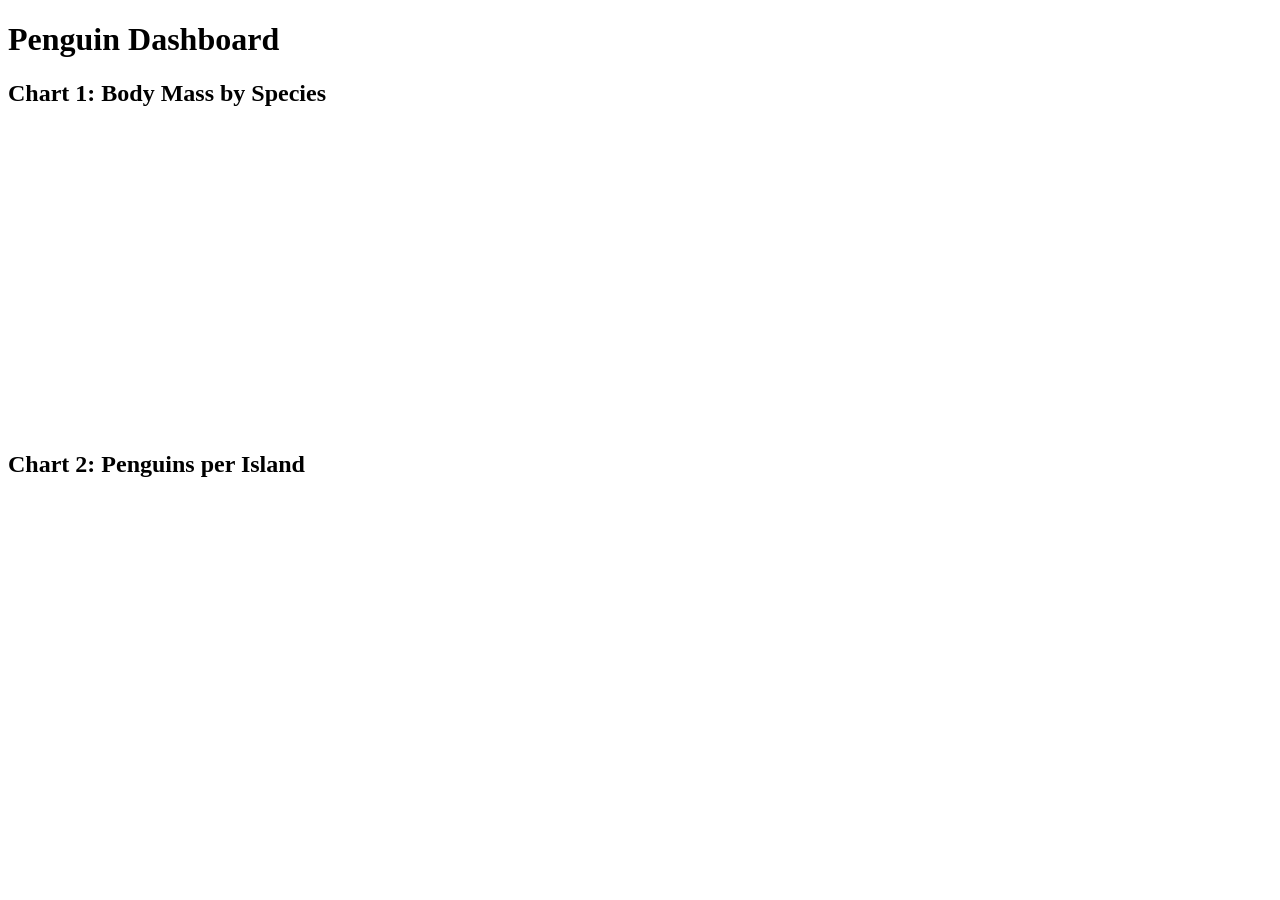
<file: LAB8/two_chart.html>
<!DOCTYPE html>
<html lang="en">
<head>
  <meta charset="UTF-8">
  <title>Lab Task 2 - Buggy Code for Debugging</title>
  <!-- Missing standard style block or CDN links might be part of testing -->
  <script src="https://d3js.org/d3.v7.min.js"></script>
</head>
<body>

  <h1>Penguin Dashboard</h1>

  <!-- Chart 1 Container -->
  <div>
    <h2>Chart 1: Body Mass by Species</h2>
    <svg id="chart1" width="500" height="300"></svg>
  </div>

  <!-- Chart 2 Container -->
  <div>
    <h2>Chart 2: Penguins per Island</h2>
    <svg id="chart2" width="500" height="300"></svg>
  </div>

  <script>
    // Dimensions
    const margin = { top: 20, right: 20, bottom: 40, left: 50 };
    const width = 500 - margin.left - margin.right;
    const height = 300 - margin.top - margin.bottom;

    // Load Data
    d3.csv("penguins.csv", d3.autoType).then(data => {

      // =========================================
      // CHART 1: Body Mass by Species
      // =========================================
      const svg1 = d3.select("#chart1") // BUG 1 IS HERE
        .append("g")
        .attr("transform", `translate(${margin.left},${margin.top})`);

      const speciesData = d3.rollups(
        data,
        v => d3.mean(v, d => d.body_mass_g),
        d => d.species
      );

      const x1 = d3.scaleBand()
        .domain(speciesData.map(d => d[0]))
        .range([0, width])
        .padding(0.2);

      const y1 = d3.scaleLinear()
        .domain([0, d3.max(speciesData, d => d[1])])
        .range([height, 0]);

      svg1.append("g")
        .attr("transform", `translate(0,${height})`)
        .call(d3.axisBottom(x1));

      svg1.append("g")
        .call(d3.axisLeft(y1));

      svg1.selectAll("rect")
        .data(speciesData)
        .join("rect")
        .attr("x", d => x1(d[0]))
        .attr("y", d => y1(d[1]))
        .attr("width", x1.bandwidth())
        .attr("height", d => height - y1(d[1]))// BUG 2 IS HERE
        .attr("fill", "steelblue");


      // =========================================
      // CHART 2: Count per Island
      // =========================================
      const svg2 = d3.select("#chart2") // BUG 3 IS HERE
        .append("g")
        .attr("transform", `translate(${margin.left},${margin.top})`);

      const islandData = d3.rollups(
        data,
        v => v.length,
        d => d.island
      );

      const x2 = d3.scaleBand()
        .domain(islandData.map(d => d[0]))
        .range([0, width])
        .padding(0.2);

      const y2 = d3.scaleLinear()
        .domain([0, d3.max(islandData, d => d[1])])
        .range([height, 0]);

      svg2.append("g")
        .attr("transform", `translate(0,${height})`)
        .call(d3.axisBottom(x2));

      svg2.append("g")
        .call(d3.axisLeft(y2));

      svg2.selectAll("rect")
        .data(islandData)
        .join("rect")
        .attr("x", d => x2(d[0]))
        .attr("y", d => y2(d[1]))
        .attr("width", x2.bandwidth())
        .attr("height", d => height - y2(d[1]))
        .attr("fill", "orange");

    });
  </script>
</body>
</html>
</file>
<file: LAB8/style.css>
body {
  font-family: Arial, sans-serif;
  margin: 0;
  padding: 20px;
  background-color: #f8f9fa;
  color: #333;
}

header {
  text-align: center;
  margin-bottom: 20px;
}

.controls {
  display: flex;
  justify-content: center;
  gap: 12px;
  margin-bottom: 20px;
}

button {
  padding: 10px 18px;
  font-size: 14px;
  font-weight: bold;
  border: 1px solid #ccc;
  border-radius: 4px;
  background-color: #ffffff;
  cursor: pointer;
  transition: all 0.2s ease-in-out;
}

button:hover {
  background-color: #e2e8f0;
}

button.active {
  background-color: #0056b3;
  color: #ffffff;
  border-color: #004085;
}

#chart-container {
  display: flex;
  justify-content: center;
  margin-bottom: 30px;
}

svg {
  background-color: #ffffff;
  box-shadow: 0 2px 8px rgba(0, 0, 0, 0.1);
  border-radius: 6px;
}

.bar {
  transition: fill 0.3s ease, height 0.3s ease, y 0.3s ease;
}

.axis-label {
  font-size: 12px;
  font-weight: bold;
}

.explanations {
  max-width: 700px;
  margin: 0 auto;
  background: #ffffff;
  padding: 20px 30px;
  border-radius: 6px;
  box-shadow: 0 2px 8px rgba(0, 0, 0, 0.1);
}

.explanations h2 {
  margin-top: 0;
}

.explanations li {
  margin-bottom: 12px;
  line-height: 1.5;
}
</file>
